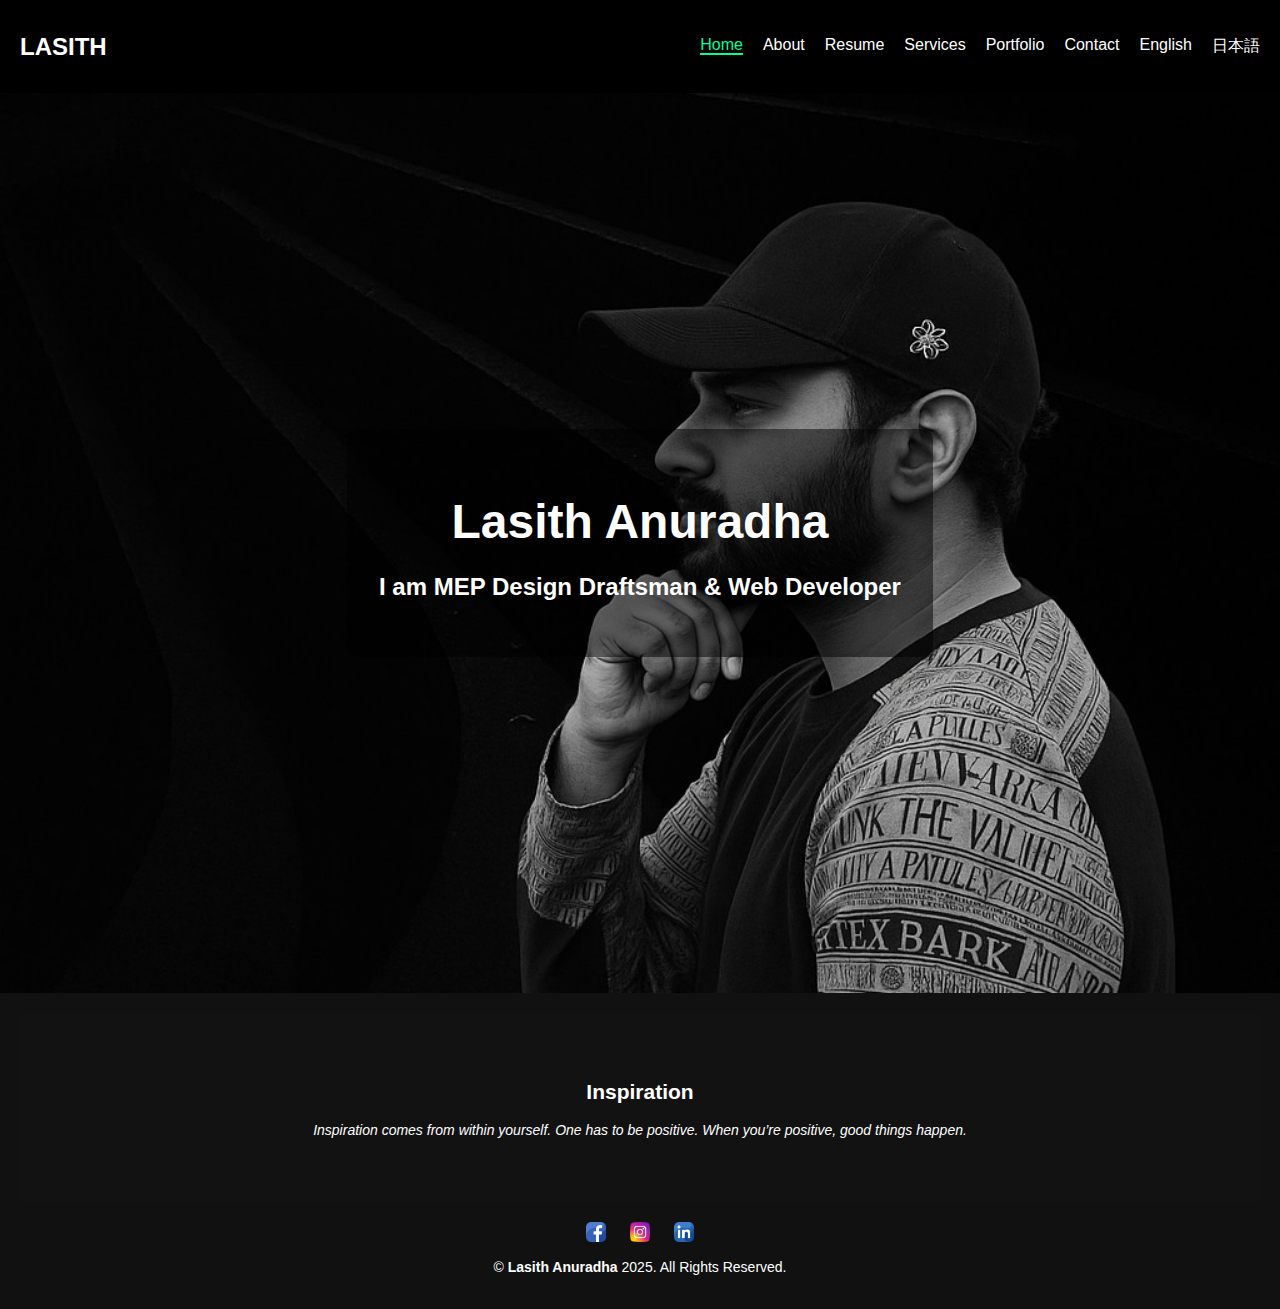
<file: index.html>
<!DOCTYPE html>
<html lang="en">
<head>
  <meta charset="UTF-8" />
  <meta name="viewport" content="width=device-width, initial-scale=1.0"/>
  <title>Lasith Anuradha | Personal Portfolio</title>
  <link rel="stylesheet" href="css/style.css" />
</head>
<body>
  <header>
    <nav class="navbar">
      <div class="logo">LASITH</div>
      <ul class="nav-links">
        <li><a href="index.html" class="active">Home</a></li>
        <li><a href="about.html">About</a></li>
        <li><a href="resume.html">Resume</a></li>
        <li><a href="services.html">Services</a></li>
        <li><a href="portfolio.html">Portfolio</a></li>
        <li><a href="contact.html">Contact</a></li>
        <li><a href="index.html">English</a></li>
        <li><a href="index-ja.html">日本語</a></li>
      </ul>
    </nav>
  </header>

  <main>
    <section class="hero">
      <div class="overlay">
        <h1>Lasith Anuradha</h1>
        <h3>I am <span class="highlight">MEP Design Draftsman & Web Developer</span></h3>
      </div>
    </section>
  </main>

  <footer>
    <section class="inspiration">
      <h2>Inspiration</h2>
      <p><em>Inspiration comes from within yourself. One has to be positive. When you’re positive, good things happen.</em></p>
    </section>

    <div class="social-icons">
      <a href="https://www.facebook.com/anuradha.mannaperuma"><img src="images/facebook.png" alt="fb" /></a>
      <a href="https://www.instagram.com/"><img src="images/instagram.png" alt="ig" /></a>
      <a href="https://www.linkedin.com/"><img src="images/linkedin.png" alt="li" /></a>
    </div>

    <p>© <strong>Lasith Anuradha</strong> 2025. All Rights Reserved.</p>
  </footer>

  <script src="js/script.js"></script>
</body>
</html>
</file>
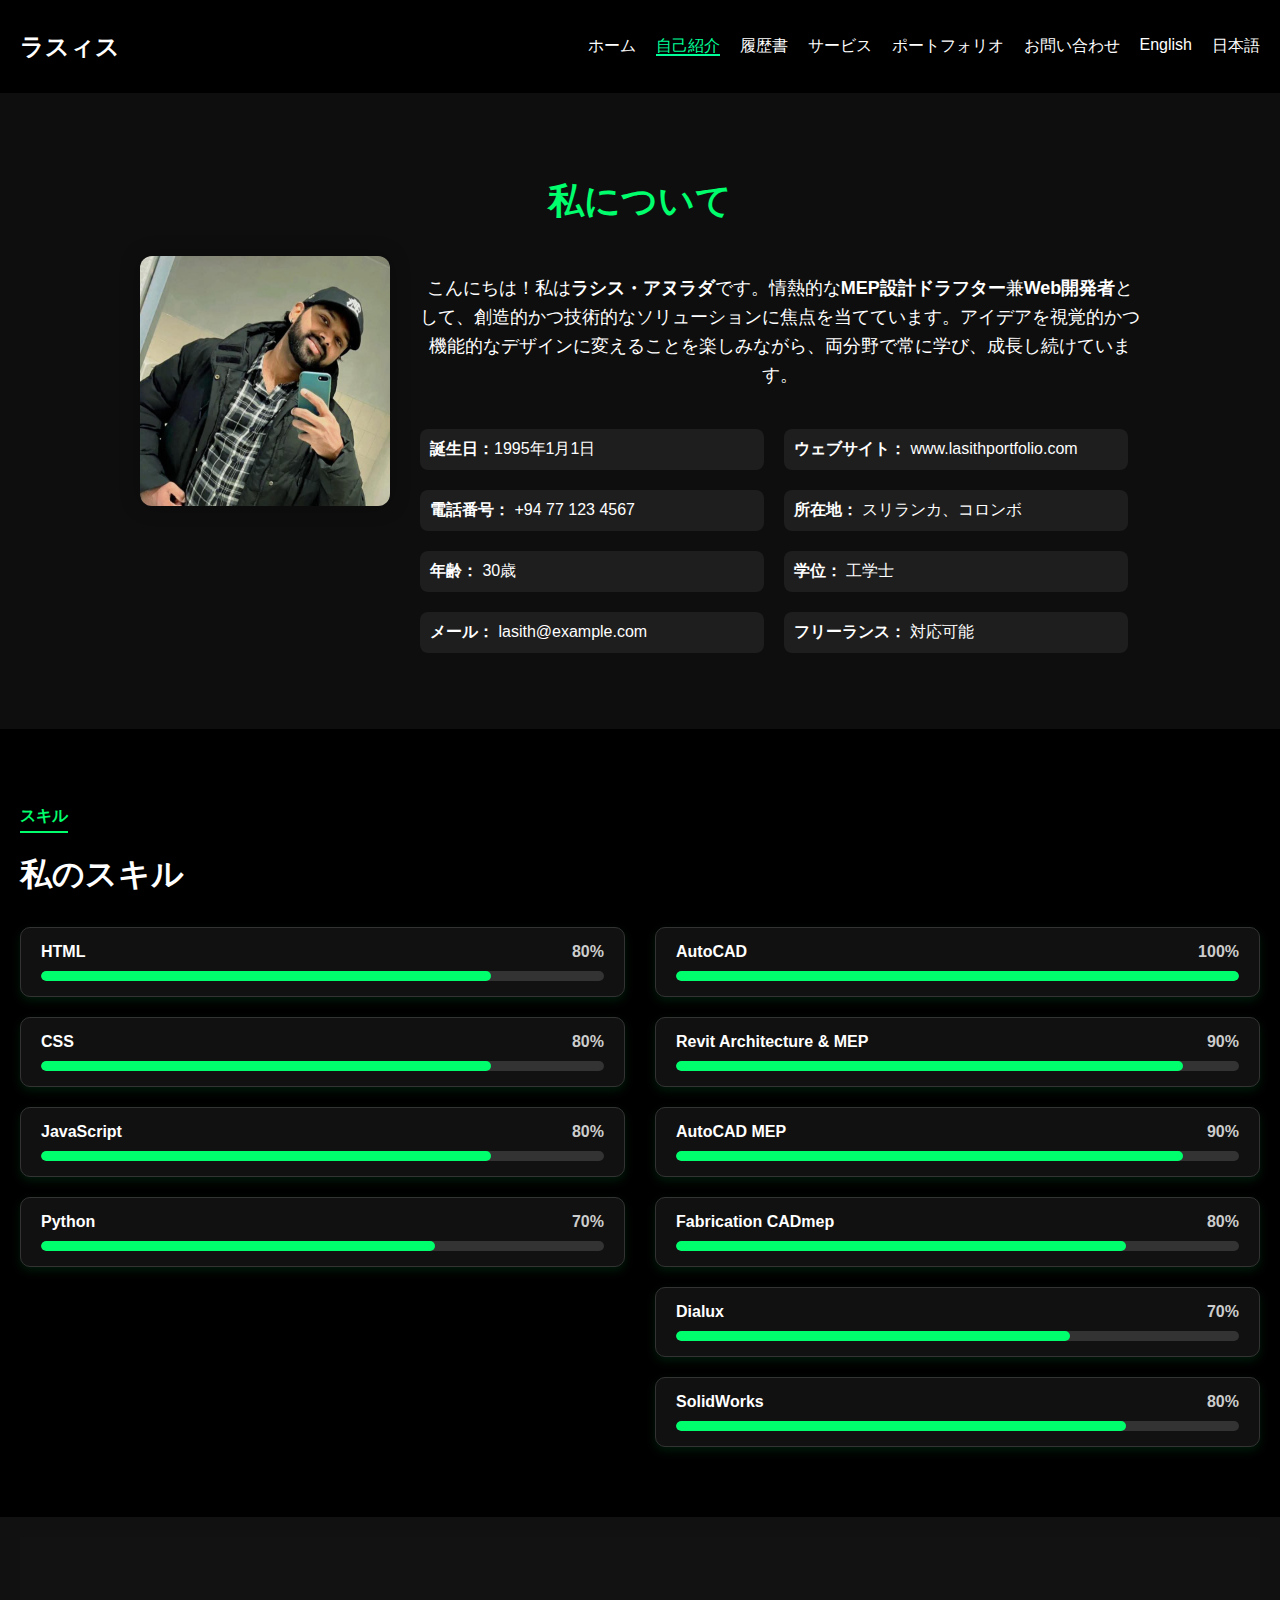
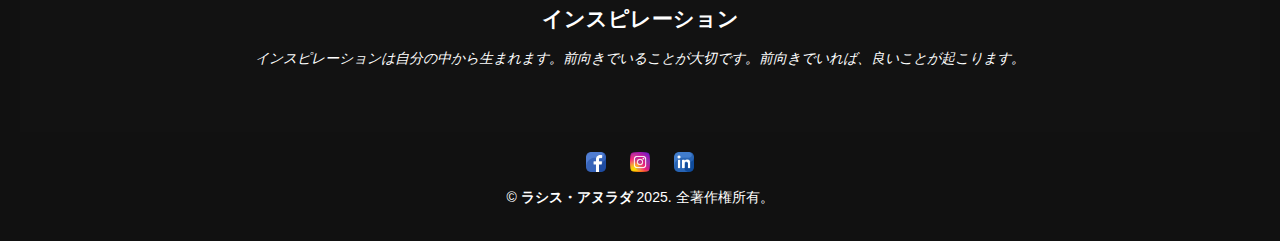
<file: about-ja.html>
<!DOCTYPE html>
<html lang="ja">
<head>
  <meta charset="UTF-8" />
  <meta name="viewport" content="width=device-width, initial-scale=1.0"/>
  <title>自己紹介 | ラシス・アヌラダ</title>
  <link rel="stylesheet" href="css/style.css" />
</head>
<body>
  <header>
    <nav class="navbar">
      <div class="logo">ラスィス</div>
      <ul class="nav-links">
        <li><a href="index-ja.html">ホーム</a></li>
        <li><a href="about-ja.html" class="active">自己紹介</a></li>
        <li><a href="resume-ja.html">履歴書</a></li>
        <li><a href="services-ja.html">サービス</a></li>
        <li><a href="portfolio-ja.html">ポートフォリオ</a></li>
        <li><a href="contact-ja.html">お問い合わせ</a></li>
        <li><a href="about.html">English</a></li>
        <li><a href="about-ja.html">日本語</a></li>
      </ul>
    </nav>
  </header>

  <main>
    <section class="about-section">
      <h1>私について</h1>
      <div class="about-content">
        <div class="about-image">
          <img src="images/profile-img.jpg" alt="ラシス・アヌラダ" />
        </div>
        <div class="about-text">
          <p>こんにちは！私は<strong>ラシス・アヌラダ</strong>です。情熱的な<strong>MEP設計ドラフター</strong>兼<strong>Web開発者</strong>として、創造的かつ技術的なソリューションに焦点を当てています。アイデアを視覚的かつ機能的なデザインに変えることを楽しみながら、両分野で常に学び、成長し続けています。</p>

          <div class="about-info">
            <ul>
              <li><strong>誕生日：</strong>1995年1月1日</li>
              <li><strong>ウェブサイト：</strong> www.lasithportfolio.com</li>
              <li><strong>電話番号：</strong> +94 77 123 4567</li>
              <li><strong>所在地：</strong> スリランカ、コロンボ</li>
              <li><strong>年齢：</strong> 30歳</li>
              <li><strong>学位：</strong> 工学士</li>
              <li><strong>メール：</strong> lasith@example.com</li>
              <li><strong>フリーランス：</strong> 対応可能</li>
            </ul>
          </div>
        </div>
      </div>
    </section>

    <section class="skills-section">
      <h2><span class="section-title">スキル</span></h2>
      <h3>私のスキル</h3>
      <div class="skills-container">
        
        <div class="skills-column">
          <div class="skill" data-aos="fade-right" data-aos-duration="800">
            <span>HTML</span><span class="percent">80%</span>
            <div class="progress-bar"><div class="progress" style="width: 80%;"></div></div>
          </div>
          <div class="skill" data-aos="fade-right" data-aos-duration="800">
            <span>CSS</span><span class="percent">80%</span>
            <div class="progress-bar"><div class="progress" style="width: 80%;"></div></div>
          </div>
          <div class="skill" data-aos="fade-right" data-aos-duration="800">
            <span>JavaScript</span><span class="percent">80%</span>
            <div class="progress-bar"><div class="progress" style="width: 80%;"></div></div>
          </div>
          <div class="skill" data-aos="fade-right" data-aos-duration="800">
            <span>Python</span><span class="percent">70%</span>
            <div class="progress-bar"><div class="progress" style="width: 70%;"></div></div>
          </div>
        </div>

        <div class="skills-column">
          <div class="skill">
            <span>AutoCAD</span><span class="percent">100%</span>
            <div class="progress-bar"><div class="progress" style="width: 100%;"></div></div>
          </div>
          <div class="skill">
            <span>Revit Architecture & MEP</span><span class="percent">90%</span>
            <div class="progress-bar"><div class="progress" style="width: 90%;"></div></div>
          </div>
          <div class="skill">
            <span>AutoCAD MEP</span><span class="percent">90%</span>
            <div class="progress-bar"><div class="progress" style="width: 90%;"></div></div>
          </div>
          <div class="skill">
            <span>Fabrication CADmep</span><span class="percent">80%</span>
            <div class="progress-bar"><div class="progress" style="width: 80%;"></div></div>
          </div>
          <div class="skill">
            <span>Dialux</span><span class="percent">70%</span>
            <div class="progress-bar"><div class="progress" style="width: 70%;"></div></div>
          </div>
          <div class="skill">
            <span>SolidWorks</span><span class="percent">80%</span>
            <div class="progress-bar"><div class="progress" style="width: 80%;"></div></div>
          </div>
        </div>
      </div>
    </section>
  </main>

  <footer>
    <section class="inspiration">
      <h2>インスピレーション</h2>
      <p><em>インスピレーションは自分の中から生まれます。前向きでいることが大切です。前向きでいれば、良いことが起こります。</em></p>
    </section>

    <div class="social-icons">
      <a href="https://www.facebook.com/anuradha.mannaperuma"><img src="images/facebook.png" alt="フェイスブック" /></a>
      <a href="https://www.instagram.com/"><img src="images/instagram.png" alt="インスタグラム" /></a>
      <a href="https://www.linkedin.com/"><img src="images/linkedin.png" alt="リンクトイン" /></a>
    </div>

    <p>© <strong>ラシス・アヌラダ</strong> 2025. 全著作権所有。</p>
  </footer>

  <script src="js/script.js"></script>
</body>
</html>
</file>
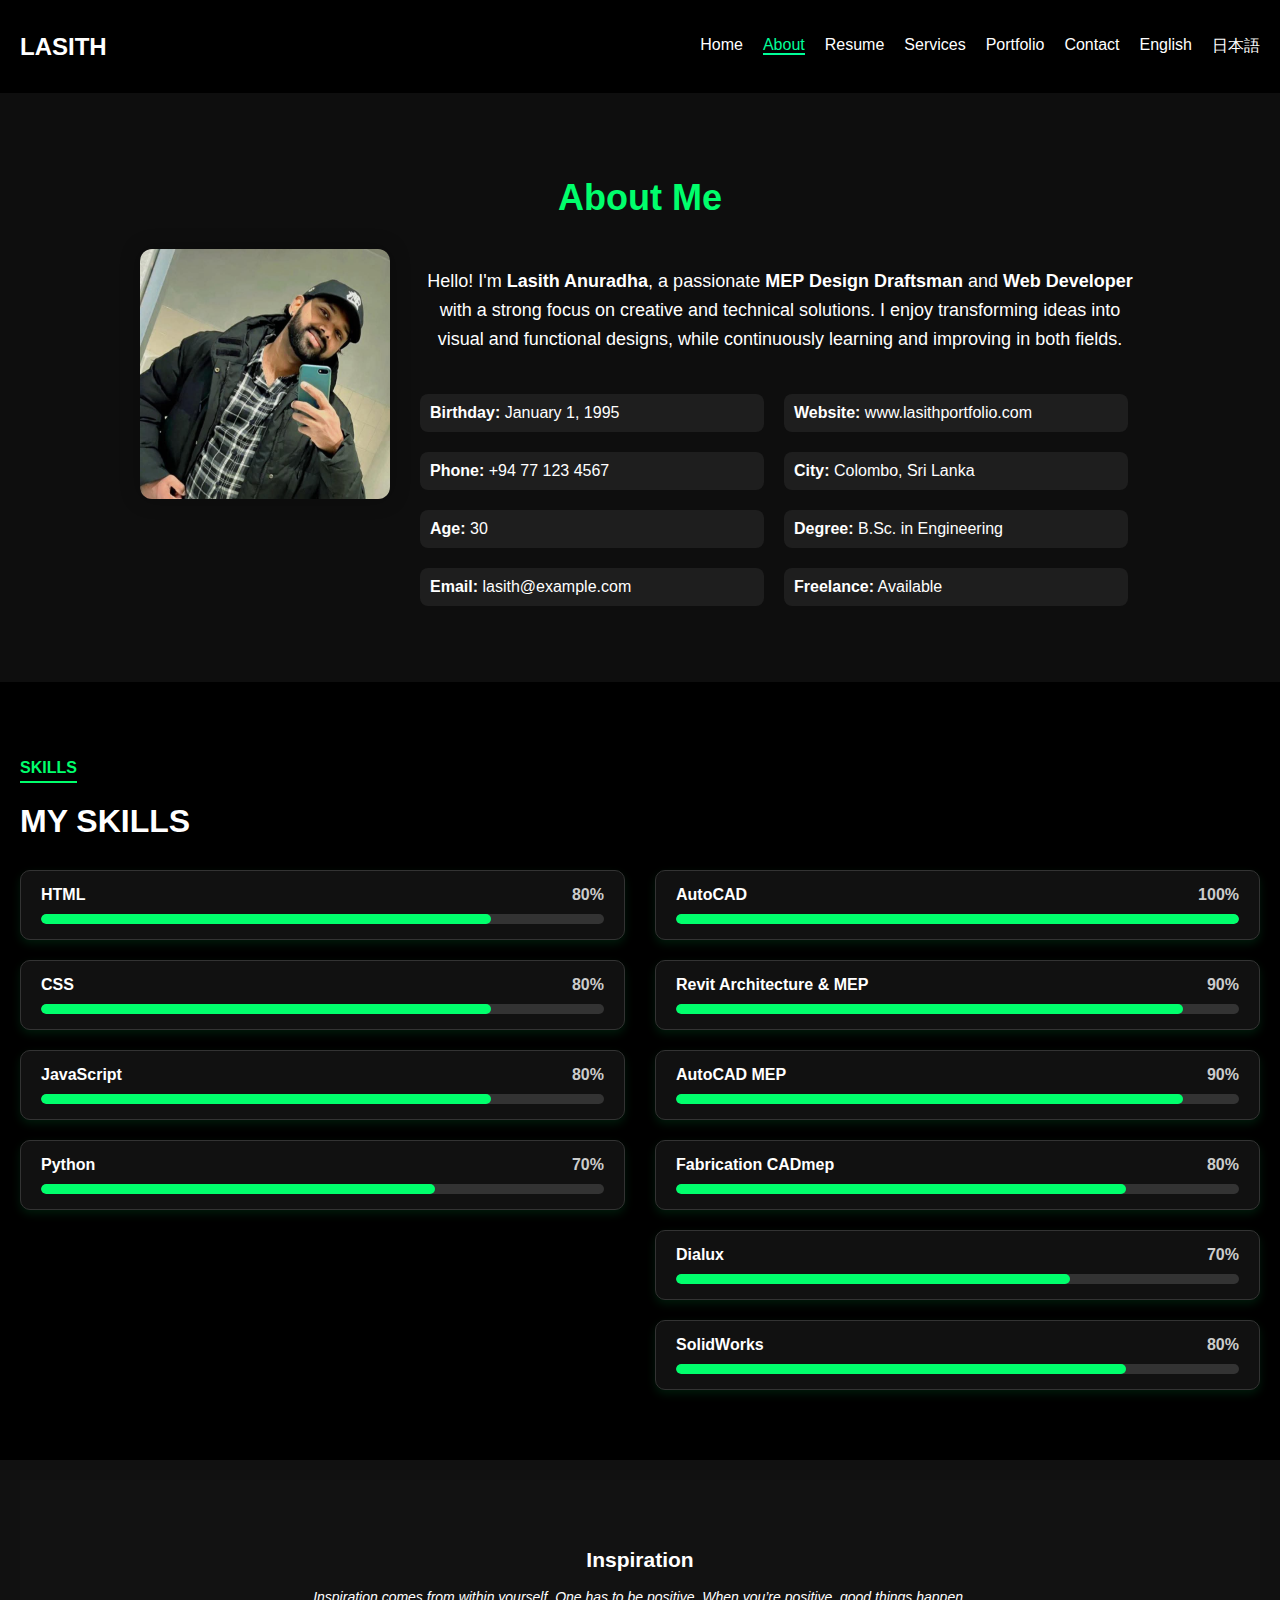
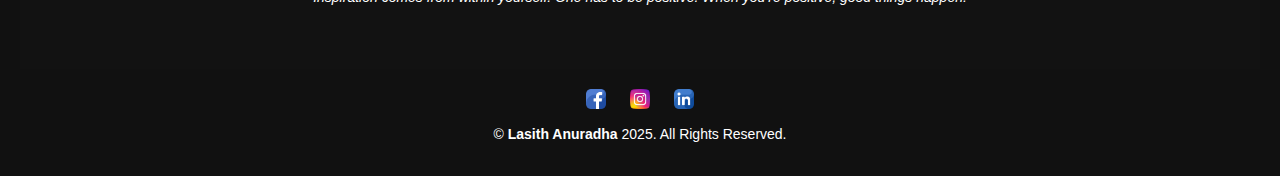
<file: about.html>
<!DOCTYPE html>
<html lang="en">
<head>
  <meta charset="UTF-8" />
  <meta name="viewport" content="width=device-width, initial-scale=1.0"/>
  <title>About | Lasith Anuradha</title>
  <link rel="stylesheet" href="css/style.css" />
</head>
<body>
  <header>
    <nav class="navbar">
      <div class="logo">LASITH</div>
      <ul class="nav-links">
        <li><a href="index.html">Home</a></li>
        <li><a href="about.html" class="active">About</a></li>
        <li><a href="resume.html">Resume</a></li>
        <li><a href="services.html">Services</a></li>
        <li><a href="portfolio.html">Portfolio</a></li>
        <li><a href="contact.html">Contact</a></li>
        <li><a href="about.html">English</a></li>
        <li><a href="about-ja.html">日本語</a></li>
      </ul>
    </nav>
  </header>

  <main>
    <section class="about-section">
        <h1>About Me</h1>
        <div class="about-content">
        <div class="about-image">
            <img src="images/profile-img.jpg" alt="Lasith Anuradha" />
        </div>
        <div class="about-text">
            <p>Hello! I'm <strong>Lasith Anuradha</strong>, a passionate <strong>MEP Design Draftsman</strong> and <strong>Web Developer</strong> with a strong focus on creative and technical solutions. I enjoy transforming ideas into visual and functional designs, while continuously learning and improving in both fields.</p>

            <div class="about-info">
            <ul>
                <li><strong>Birthday:</strong> January 1, 1995</li>
                <li><strong>Website:</strong> www.lasithportfolio.com</li>
                <li><strong>Phone:</strong> +94 77 123 4567</li>
                <li><strong>City:</strong> Colombo, Sri Lanka</li>
                <li><strong>Age:</strong> 30</li>
                <li><strong>Degree:</strong> B.Sc. in Engineering</li>
                <li><strong>Email:</strong> lasith@example.com</li>
                <li><strong>Freelance:</strong> Available</li>
            </ul>
            </div>
        </div>
        </div>
    </section>

    <section class="skills-section">
        <h2><span class="section-title">SKILLS</span></h2>
        <h3>MY SKILLS</h3>
        <div class="skills-container">
            
            <div class="skills-column">
            <div class="skill" data-aos="fade-right" data-aos-duration="800">
                <span>HTML</span><span class="percent">80%</span>
                <div class="progress-bar"><div class="progress" style="width: 80%;"></div></div>
            </div>
            <div class="skill" data-aos="fade-right" data-aos-duration="800">
                <span>CSS</span><span class="percent">80%</span>
                <div class="progress-bar"><div class="progress" style="width: 80%;"></div></div>
            </div>
            <div class="skill" data-aos="fade-right" data-aos-duration="800">
                <span>JavaScript</span><span class="percent">80%</span>
                <div class="progress-bar"><div class="progress" style="width: 80%;"></div></div>
            </div>
            <div class="skill" data-aos="fade-right" data-aos-duration="800">
                <span>Python</span><span class="percent">70%</span>
                <div class="progress-bar"><div class="progress" style="width: 70%;"></div></div>
            </div>
            </div>


            <div class="skills-column">
            <div class="skill">
                <span>AutoCAD</span><span class="percent">100%</span>
                <div class="progress-bar"><div class="progress" style="width: 100%;"></div></div>
            </div>
            <div class="skill">
                <span>Revit Architecture & MEP</span><span class="percent">90%</span>
                <div class="progress-bar"><div class="progress" style="width: 90%;"></div></div>
            </div>
            <div class="skill">
                <span>AutoCAD MEP</span><span class="percent">90%</span>
                <div class="progress-bar"><div class="progress" style="width: 90%;"></div></div>
            </div>
            <div class="skill">
                <span>Fabrication CADmep</span><span class="percent">80%</span>
                <div class="progress-bar"><div class="progress" style="width: 80%;"></div></div>
            </div>
            <div class="skill">
                <span>Dialux</span><span class="percent">70%</span>
                <div class="progress-bar"><div class="progress" style="width: 70%;"></div></div>
            </div>
            <div class="skill">
                <span>SolidWorks</span><span class="percent">80%</span>
                <div class="progress-bar"><div class="progress" style="width: 80%;"></div></div>
            </div>
            </div>
        </div>
    </section>
  </main>

  <footer>
    <section class="inspiration">
      <h2>Inspiration</h2>
      <p><em>Inspiration comes from within yourself. One has to be positive. When you’re positive, good things happen.</em></p>
    </section>

    <div class="social-icons">
      <a href="https://www.facebook.com/anuradha.mannaperuma"><img src="images/facebook.png" alt="fb" /></a>
      <a href="https://www.instagram.com/"><img src="images/instagram.png" alt="ig" /></a>
      <a href="https://www.linkedin.com/"><img src="images/linkedin.png" alt="li" /></a>
    </div>

    <p>© <strong>Lasith Anuradha</strong> 2025. All Rights Reserved.</p>
  </footer>

  <script src="js/script.js"></script>
</body>
</html>
</file>
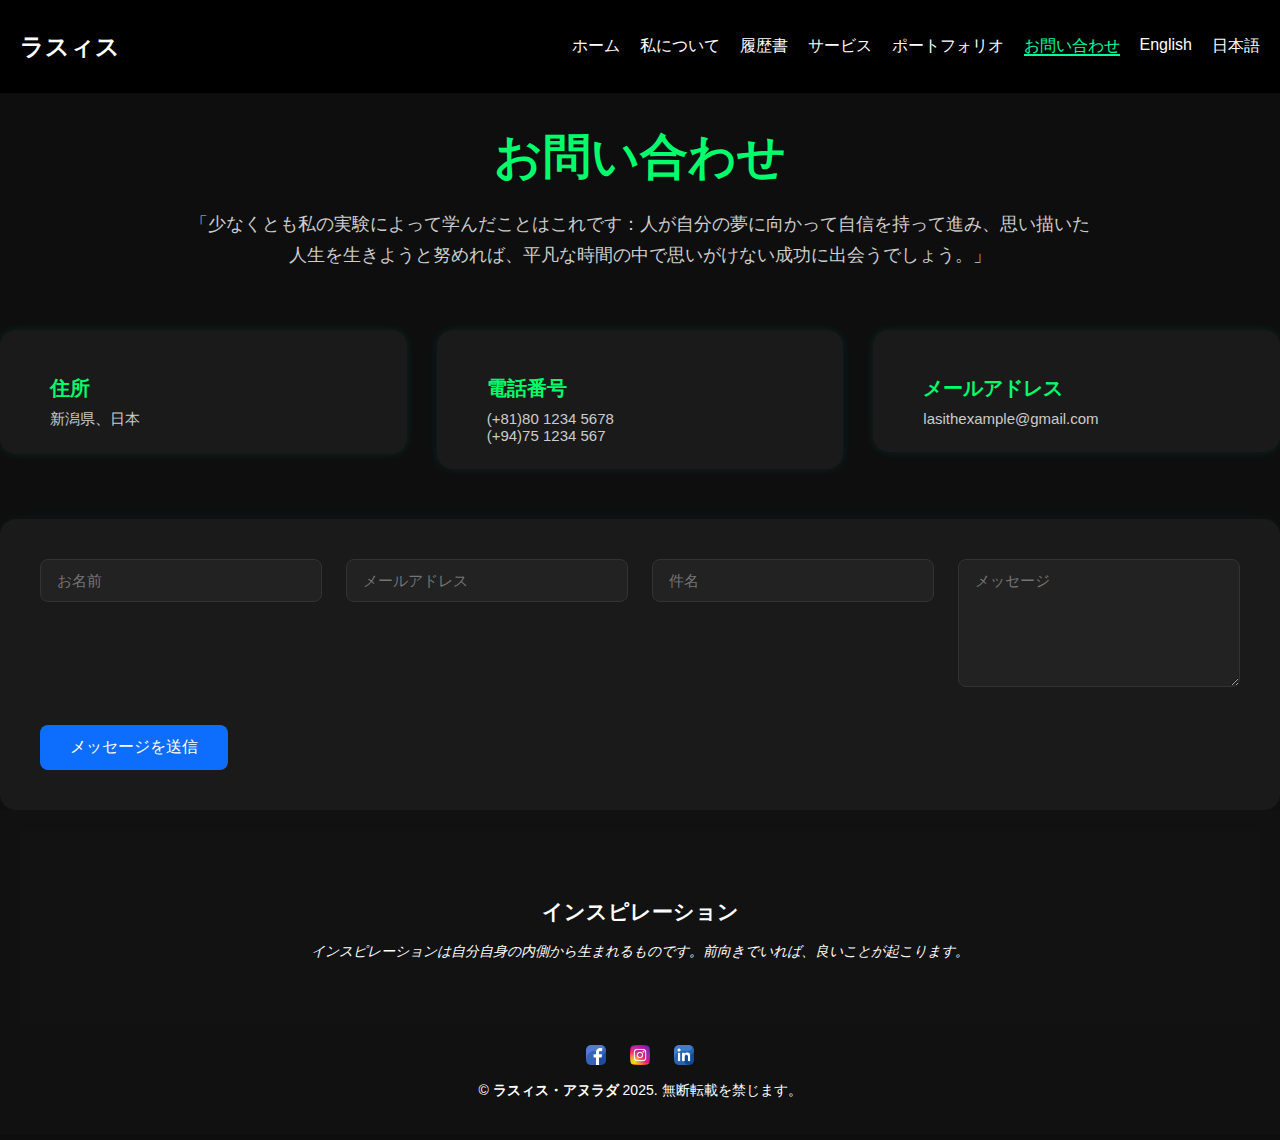
<file: contact-ja.html>
<!DOCTYPE html>
<html lang="ja">
<head>
  <meta charset="UTF-8" />
  <meta name="viewport" content="width=device-width, initial-scale=1.0"/>
  <title>お問い合わせ | パーソナルポートフォリオ</title>
  <link rel="stylesheet" href="css/style.css" />
</head>
<body>
  <header>
    <nav class="navbar">
      <div class="logo">ラスィス</div>
      <ul class="nav-links">
        <li><a href="index-ja.html">ホーム</a></li>
        <li><a href="about-ja.html">私について</a></li>
        <li><a href="resume-ja.html">履歴書</a></li>
        <li><a href="services-ja.html">サービス</a></li>
        <li><a href="portfolio-ja.html">ポートフォリオ</a></li>
        <li><a href="contact-ja.html" class="active">お問い合わせ</a></li>
        <li><a href="contact.html">English</a></li>
        <li><a href="contact-ja.html">日本語</a></li>
      </ul>
    </nav>
  </header>

  <main>
    <div class="contact-title">  
        <h1>お問い合わせ</h1>
        <p class="mb-0">「少なくとも私の実験によって学んだことはこれです：人が自分の夢に向かって自信を持って進み、思い描いた人生を生きようと努めれば、平凡な時間の中で思いがけない成功に出会うでしょう。」</p>
    </div>

    <section id="contact" class="contact section">
      <div class="container">
        <div class="row gy-4">
          <div class="col-md-6">
            <div class="info-item d-flex align-items-center">
              <i class="icon bi bi-geo-alt flex-shrink-0"></i>
              <div>
                <h3>住所</h3>
                <p>新潟県、日本</p>
              </div>
            </div>
          </div>

          <div class="col-md-6">
            <div class="info-item d-flex align-items-center">
              <i class="icon bi bi-telephone flex-shrink-0"></i>
              <div>
                <h3>電話番号</h3>
                <p>(+81)80 1234 5678</p>
                <p>(+94)75 1234 567</p>
              </div>
            </div>
          </div>

          <div class="col-md-6">
            <div class="info-item d-flex align-items-center">
              <i class="icon bi bi-envelope flex-shrink-0"></i>
              <div>
                <h3>メールアドレス</h3>
                <p>lasithexample@gmail.com</p>
              </div>
            </div>
          </div>
        </div>

        <form id="contact-form" class="email-form">
            <div class="col-md-6">
              <input type="text" name="name" class="form-control" placeholder="お名前" required="">
            </div>

            <div class="col-md-6">
              <input type="email" class="form-control" name="email" placeholder="メールアドレス" required="">
            </div>

            <div class="col-md-12">
              <input type="text" class="form-control" name="subject" placeholder="件名" required="">
            </div>

            <div class="col-md-12">
              <textarea class="form-control" name="message" rows="6" placeholder="メッセージ" required=""></textarea>
            </div>

            <div class="col-md-12 text-center">
              <div class="loading" style="display: none;">読み込み中</div>
              <div class="sent-message" style="display: none; color: black;">メッセージが送信されました。ありがとうございます！</div>

              <button type="submit">メッセージを送信</button>
            </div>
        </form>
      </div>
    </section>
  </main>  

  <footer>
    <section class="inspiration">
      <h2>インスピレーション</h2>
      <p><em>インスピレーションは自分自身の内側から生まれるものです。前向きでいれば、良いことが起こります。</em></p>
    </section>

    <div class="social-icons">
      <a href="https://www.facebook.com/anuradha.mannaperuma"><img src="images/facebook.png" alt="フェイスブック" /></a>
      <a href="https://www.instagram.com/"><img src="images/instagram.png" alt="インスタグラム" /></a>
      <a href="https://www.linkedin.com/"><img src="images/linkedin.png" alt="リンクトイン" /></a>
    </div>

    <p>© <strong>ラスィス・アヌラダ</strong> 2025. 無断転載を禁じます。</p>
  </footer>

  <script src="js/script.js"></script>
  <script src="https://cdn.emailjs.com/dist/email.min.js"></script>
  <script>
    (function(){
      emailjs.init("EuB9nYH840MO11G6d");
    })();
  </script>
</body>
</html>
</file>
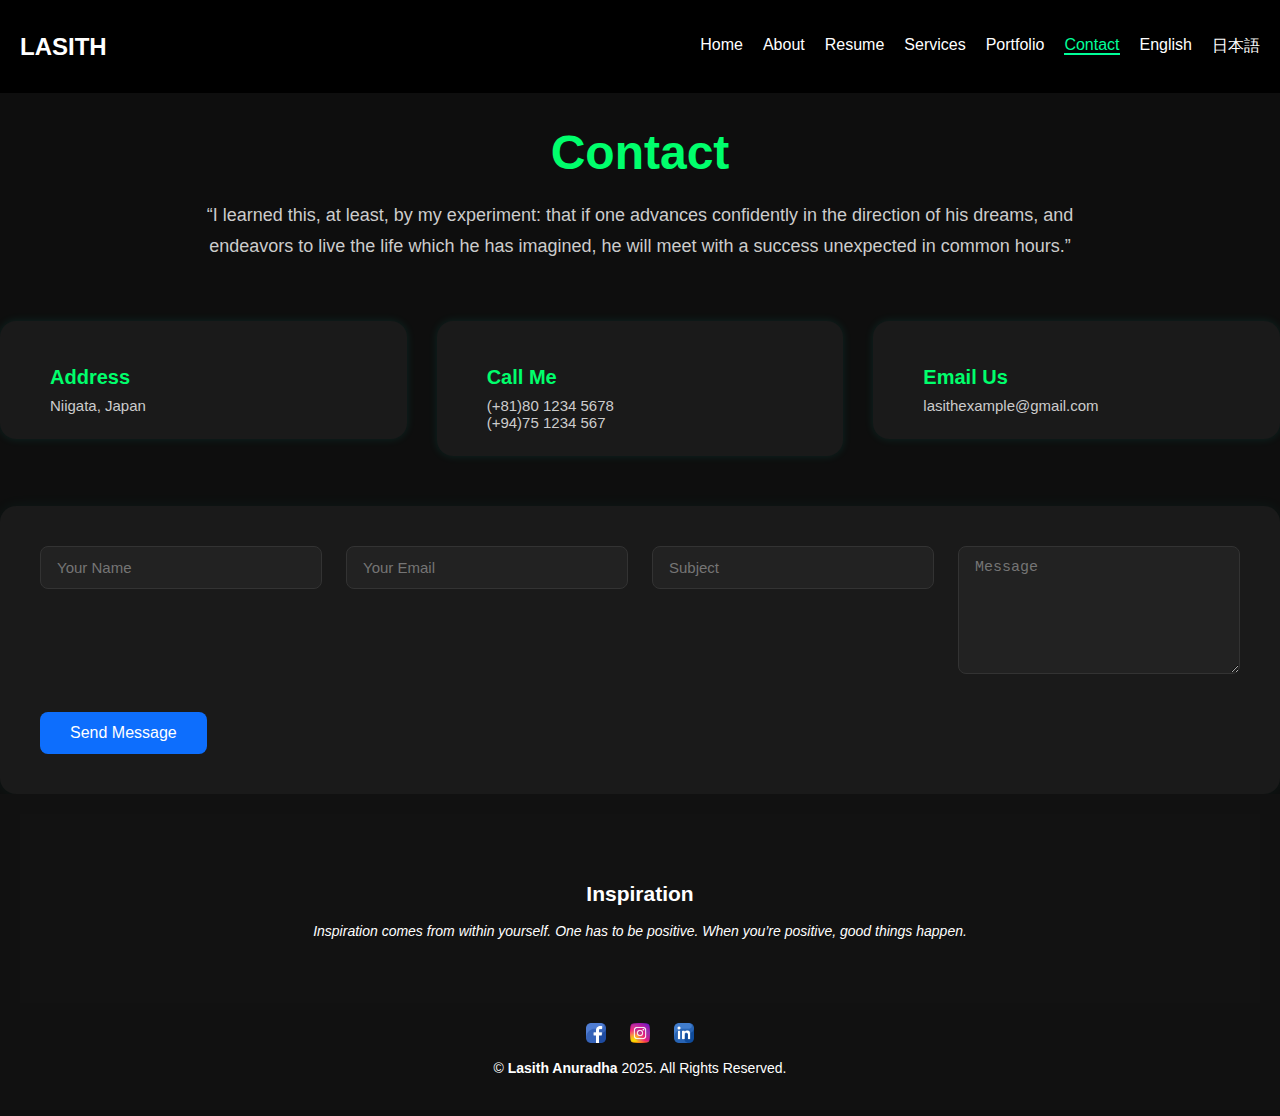
<file: contact.html>
<!DOCTYPE html>
<html lang="en">
<head>
  <meta charset="UTF-8" />
  <meta name="viewport" content="width=device-width, initial-scale=1.0"/>
  <title>Contact | Personal Portfolio</title>
  <link rel="stylesheet" href="css/style.css" />
</head>
<body>
  <header>
    <nav class="navbar">
      <div class="logo">LASITH</div>
      <ul class="nav-links">
        <li><a href="index.html">Home</a></li>
        <li><a href="about.html">About</a></li>
        <li><a href="resume.html">Resume</a></li>
        <li><a href="services.html">Services</a></li>
        <li><a href="portfolio.html">Portfolio</a></li>
        <li><a href="contact.html" class="active">Contact</a></li>
        <li><a href="contact.html">English</a></li>
        <li><a href="contact-ja.html">日本語</a></li>
      </ul>
    </nav>
  </header>

  <main>
    <div class="contact-title">  
        <h1>Contact</h1>
        <p class="mb-0">“I learned this, at least, by my experiment: that if one advances confidently 
        in the direction of his dreams, and endeavors to live the life which he has imagined, 
        he will meet with a success unexpected in common hours.”</p>
    </div>

    <section id="contact" class="contact section">
      <div class="container">
        <div class="row gy-4">
          <div class="col-md-6">
            <div class="info-item d-flex align-items-center">
              <i class="icon bi bi-geo-alt flex-shrink-0"></i>
              <div>
                <h3>Address</h3>
                <p>Niigata, Japan</p>
              </div>
            </div>
          </div>

          <div class="col-md-6">
            <div class="info-item d-flex align-items-center">
              <i class="icon bi bi-telephone flex-shrink-0"></i>
              <div>
                <h3>Call Me</h3>
                <p>(+81)80 1234 5678 </p>
                <p>(+94)75 1234 567 </p>
              </div>
            </div>
          </div>

          <div class="col-md-6">
            <div class="info-item d-flex align-items-center">
              <i class="icon bi bi-envelope flex-shrink-0"></i>
              <div>
                <h3>Email Us</h3>
                <p>lasithexample@gmail.com</p>
              </div>
            </div>
          </div>
        </div>

        <form id="contact-form" class="email-form">
            <div class="col-md-6">
              <input type="text" name="name" class="form-control" placeholder="Your Name" required="">
            </div>

            <div class="col-md-6 ">
              <input type="email" class="form-control" name="email" placeholder="Your Email" required="">
            </div>

            <div class="col-md-12">
              <input type="text" class="form-control" name="subject" placeholder="Subject" required="">
            </div>

            <div class="col-md-12">
              <textarea class="form-control" name="message" rows="6" placeholder="Message" required=""></textarea>
            </div>

            <div class="col-md-12 text-center">
              <div class="loading" style="display: none;">Loading</div>
              <div class="sent-message" style="display: none; color: black;">Your message has been sent. Thank you!</div>

              <button type="submit">Send Message</button>
            </div>
        </form>
      </div>
    </section>
  </main>  

  <footer>
    <section class="inspiration">
      <h2>Inspiration</h2>
      <p><em>Inspiration comes from within yourself. One has to be positive. When you’re positive, good things happen.</em></p>
    </section>

    <div class="social-icons">
      <a href="https://www.facebook.com/anuradha.mannaperuma"><img src="images/facebook.png" alt="fb" /></a>
      <a href="https://www.instagram.com/"><img src="images/instagram.png" alt="ig" /></a>
      <a href="https://www.linkedin.com/"><img src="images/linkedin.png" alt="li" /></a>
    </div>

    <p>© <strong>Lasith Anuradha</strong> 2025. All Rights Reserved.</p>
  </footer>

  <script src="js/script.js"></script>
  <script src="https://cdn.emailjs.com/dist/email.min.js"></script>
    <script>
        (function(){
            emailjs.init("EuB9nYH840MO11G6d");
        })();
    </script>

</body>
</html>
</file>
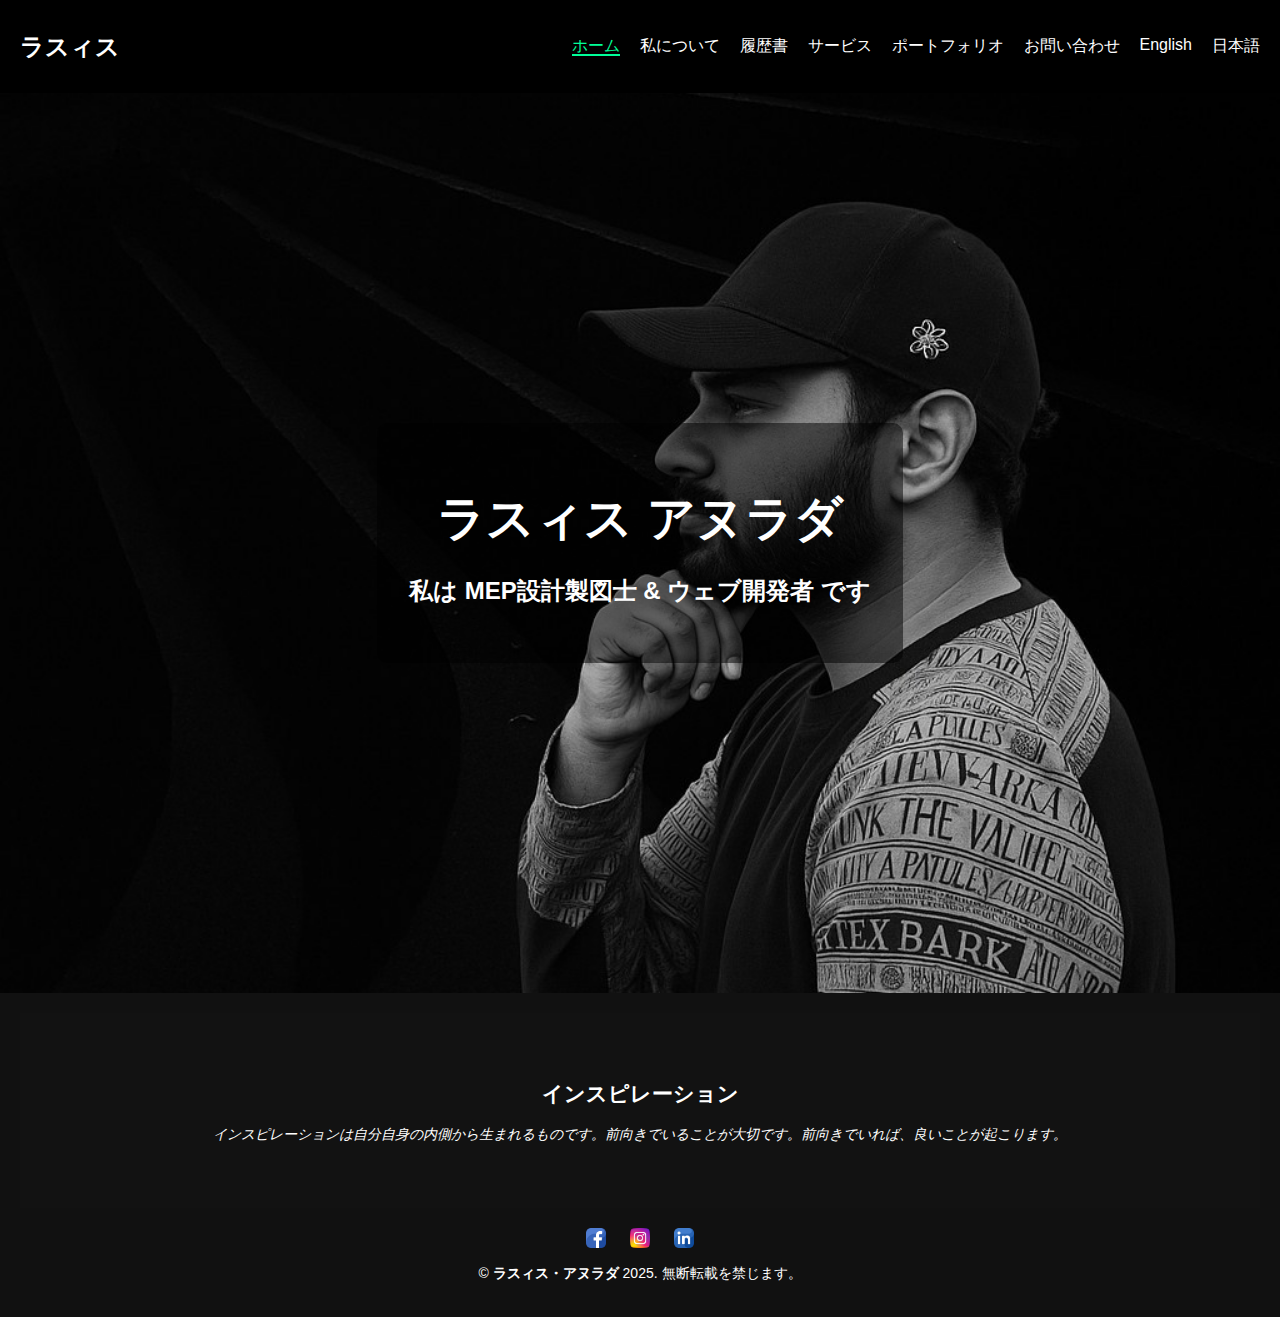
<file: index-ja.html>
<!DOCTYPE html>
<html lang="ja">
<head>
  <meta charset="UTF-8" />
  <meta name="viewport" content="width=device-width, initial-scale=1.0"/>
  <title>ラスィス アヌラダ | パーソナルポートフォリオ</title>
  <link rel="stylesheet" href="css/style.css" />
</head>
<body>
  <header>
    <nav class="navbar">
      <div class="logo">ラスィス</div>
      <ul class="nav-links">
        <li><a href="index-ja.html" class="active">ホーム</a></li>
        <li><a href="about-ja.html">私について</a></li>
        <li><a href="resume-ja.html">履歴書</a></li>
        <li><a href="services-ja.html">サービス</a></li>
        <li><a href="portfolio-ja.html">ポートフォリオ</a></li>
        <li><a href="contact-ja.html">お問い合わせ</a></li>
        <li><a href="index.html">English</a></li>
        <li><a href="index-ja.html">日本語</a></li>
      </ul>
    </nav>
  </header>

  <main>
    <section class="hero">
      <div class="overlay">
        <h1>ラスィス アヌラダ</h1>
        <h3>私は <span class="highlight">MEP設計製図士 & ウェブ開発者</span> です</h3>
      </div>
    </section>
  </main>

  <footer>
    <section class="inspiration">
      <h2>インスピレーション</h2>
      <p><em>インスピレーションは自分自身の内側から生まれるものです。前向きでいることが大切です。前向きでいれば、良いことが起こります。</em></p>
    </section>

    <div class="social-icons">
      <a href="https://www.facebook.com/anuradha.mannaperuma"><img src="images/facebook.png" alt="フェイスブック" /></a>
      <a href="https://www.instagram.com/"><img src="images/instagram.png" alt="インスタグラム" /></a>
      <a href="https://www.linkedin.com/"><img src="images/linkedin.png" alt="リンクトイン" /></a>
    </div>

    <p>© <strong>ラスィス・アヌラダ</strong> 2025. 無断転載を禁じます。</p>
  </footer>

  <script src="js/script.js"></script>
</body>
</html>
</file>
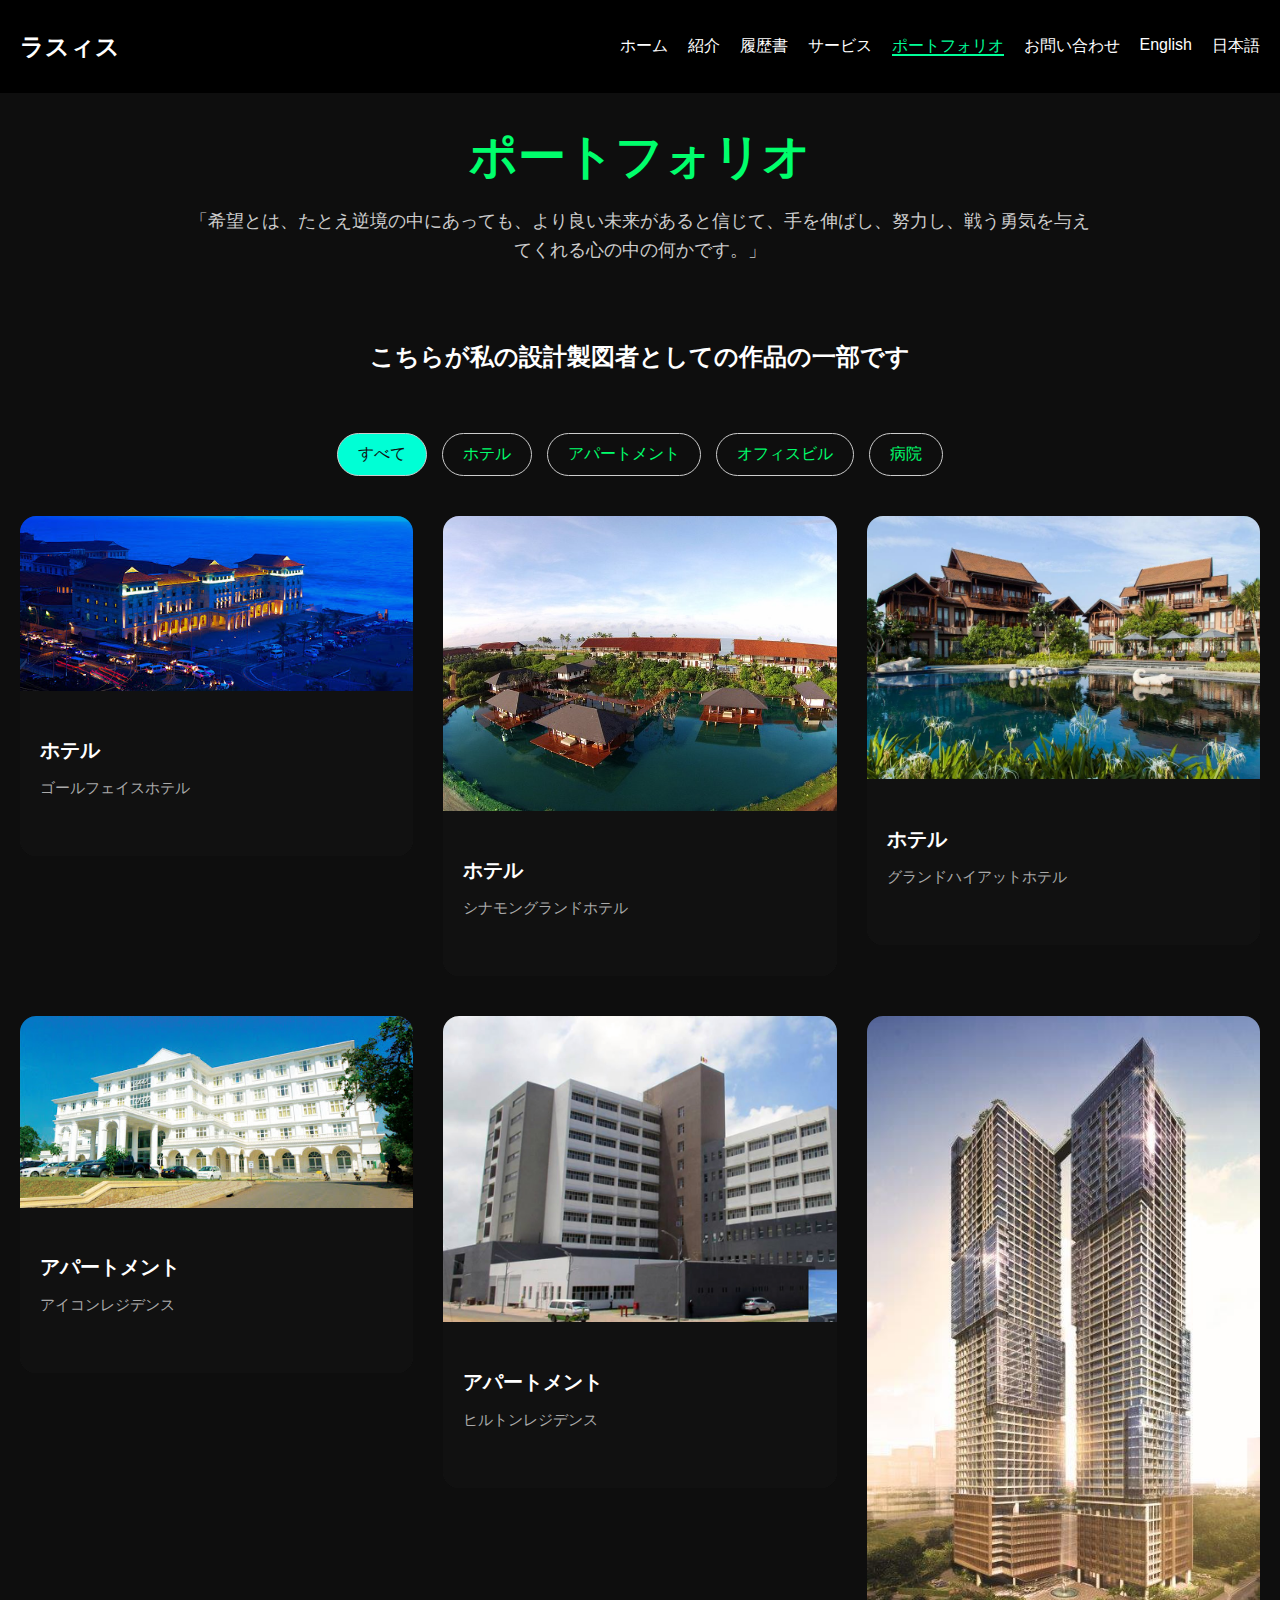
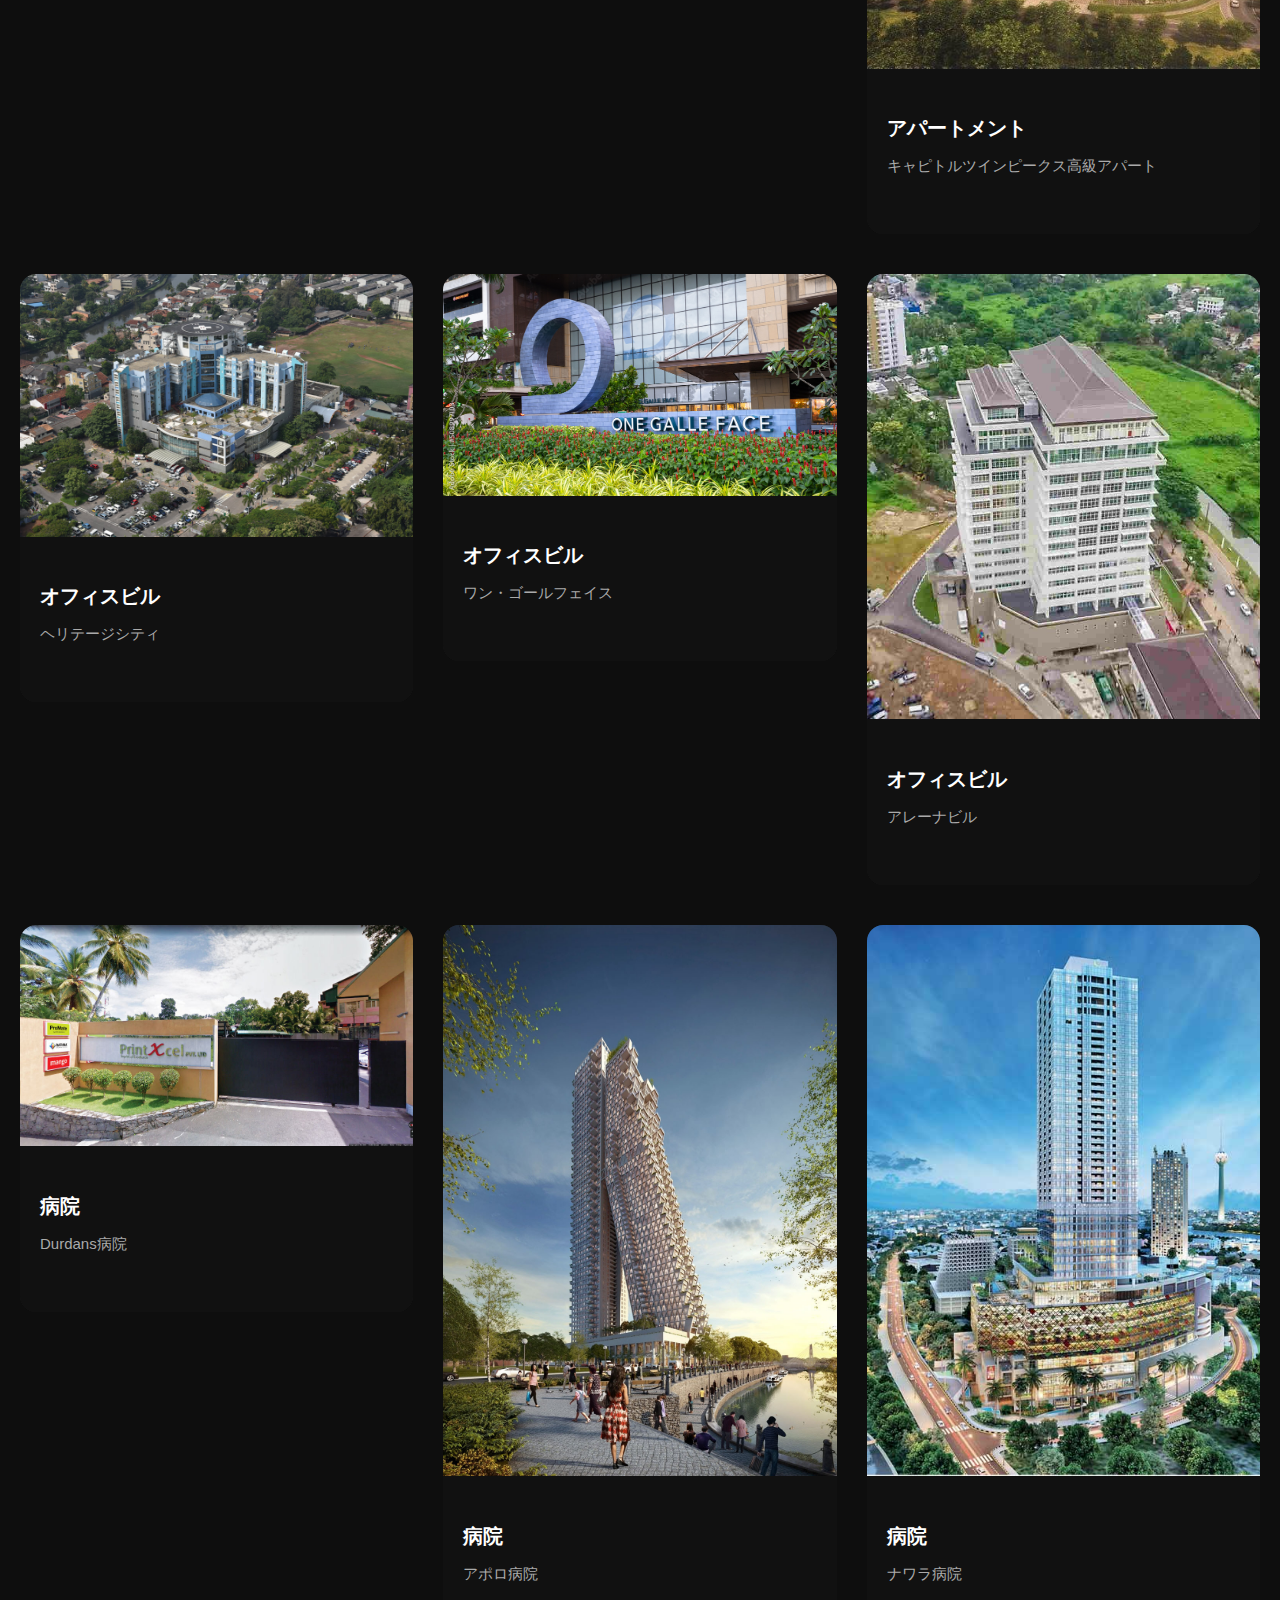
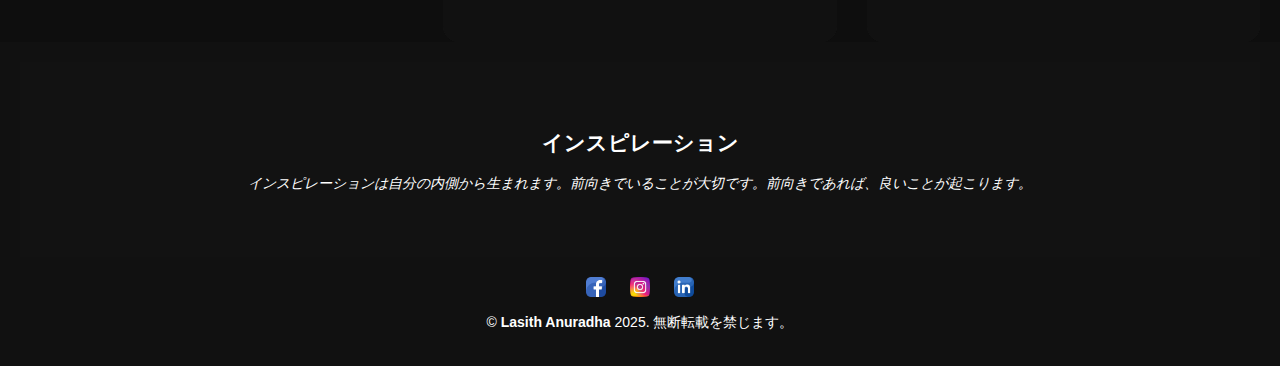
<file: portfolio-ja.html>
<!DOCTYPE html>
<html lang="ja">
<head>
  <meta charset="UTF-8" />
  <meta name="viewport" content="width=device-width, initial-scale=1.0"/>
  <title>ポートフォリオ | 個人ポートフォリオ</title>
  <link rel="stylesheet" href="css/style.css" />
</head>
<body>
  <header>
    <nav class="navbar">
      <div class="logo">ラスィス</div>
      <ul class="nav-links">
        <li><a href="index-ja.html">ホーム</a></li>
        <li><a href="about-ja.html">紹介</a></li>
        <li><a href="resume-ja.html">履歴書</a></li>
        <li><a href="services-ja.html">サービス</a></li>
        <li><a href="portfolio-ja.html" class="active">ポートフォリオ</a></li>
        <li><a href="contact-ja.html">お問い合わせ</a></li>
        <li><a href="portfolio.html">English</a></li>
        <li><a href="portfolio-ja.html">日本語</a></li>
      </ul>
    </nav>
  </header>

  <main>
    <div class="page-title">
        <div class="col-lg-8">
            <h1>ポートフォリオ</h1>
            <p class="mb-0">「希望とは、たとえ逆境の中にあっても、より良い未来があると信じて、手を伸ばし、努力し、戦う勇気を与えてくれる心の中の何かです。」</p><br><br>
            <h2>こちらが私の設計製図者としての作品の一部です</h2>  
        </div>
    </div>
    
    <section id="portfolio" class="portfolio section">
      <div class="container">
        <div class="isotope-layout" data-default-filter="*" data-layout="masonry" data-sort="original-order">
          <ul class="portfolio-filters isotope-filters" data-aos="fade-up" data-aos-delay="100">
            <li data-filter="*" class="filter-active">すべて</li>
            <li data-filter=".filter-app">ホテル</li>
            <li data-filter=".filter-product">アパートメント</li>
            <li data-filter=".filter-branding">オフィスビル</li>
            <li data-filter=".filter-books">病院</li>
          </ul>

          <div class="row gy-4 isotope-container" data-aos="fade-up" data-aos-delay="200">

            <div class="col-lg-4 col-md-6 portfolio-item isotope-item filter-app">
              <div class="portfolio-content h-100">
                <img src="images/portfolio/portfolio-1.jpg" class="img-fluid" alt="">
                <div class="portfolio-info">
                  <h4>ホテル</h4>
                  <p>ゴールフェイスホテル</p>
                  <a href="images/portfolio/portfolio-1.jpg" title="ホテル" data-gallery="portfolio-gallery-app" class="glightbox preview-link"><i class="bi bi-zoom-in"></i></a>
                  <a href="#" title="詳細を見る" class="details-link"><i class="bi bi-link-45deg"></i></a>
                </div>
              </div>
            </div>

            <div class="col-lg-4 col-md-6 portfolio-item isotope-item filter-app">
              <div class="portfolio-content h-100">
                <img src="images/portfolio/portfolio-2.jpg" class="img-fluid" alt="">
                <div class="portfolio-info">
                  <h4>ホテル</h4>
                  <p>シナモングランドホテル</p>
                  <a href="images/portfolio/portfolio-2.jpg" title="ホテル" data-gallery="portfolio-gallery-app" class="glightbox preview-link"><i class="bi bi-zoom-in"></i></a>
                  <a href="#" title="詳細を見る" class="details-link"><i class="bi bi-link-45deg"></i></a>
                </div>
              </div>
            </div>

            <div class="col-lg-4 col-md-6 portfolio-item isotope-item filter-app">
              <div class="portfolio-content h-100">
                <img src="images/portfolio/portfolio-3.jpg" class="img-fluid" alt="">
                <div class="portfolio-info">
                  <h4>ホテル</h4>
                  <p>グランドハイアットホテル</p>
                  <a href="images/portfolio/portfolio-3.jpg" title="ホテル" data-gallery="portfolio-gallery-app" class="glightbox preview-link"><i class="bi bi-zoom-in"></i></a>
                  <a href="#" title="詳細を見る" class="details-link"><i class="bi bi-link-45deg"></i></a>
                </div>
              </div>
            </div>

            <div class="col-lg-4 col-md-6 portfolio-item isotope-item filter-product">
              <div class="portfolio-content h-100">
                <img src="images/portfolio/portfolio-4.jpg" class="img-fluid" alt="">
                <div class="portfolio-info">
                  <h4>アパートメント</h4>
                  <p>アイコンレジデンス</p>
                  <a href="images/portfolio/portfolio-4.jpg" title="アパートメント" data-gallery="portfolio-gallery-product" class="glightbox preview-link"><i class="bi bi-zoom-in"></i></a>
                  <a href="#" title="詳細を見る" class="details-link"><i class="bi bi-link-45deg"></i></a>
                </div>
              </div>
            </div>

            <div class="col-lg-4 col-md-6 portfolio-item isotope-item filter-product">
              <div class="portfolio-content h-100">
                <img src="images/portfolio/portfolio-5.jpg" class="img-fluid" alt="">
                <div class="portfolio-info">
                  <h4>アパートメント</h4>
                  <p>ヒルトンレジデンス</p>
                  <a href="images/portfolio/portfolio-5.jpg" title="アパートメント" data-gallery="portfolio-gallery-product" class="glightbox preview-link"><i class="bi bi-zoom-in"></i></a>
                  <a href="#" title="詳細を見る" class="details-link"><i class="bi bi-link-45deg"></i></a>
                </div>
              </div>
            </div>

            <div class="col-lg-4 col-md-6 portfolio-item isotope-item filter-product">
              <div class="portfolio-content h-100">
                <img src="images/portfolio/portfolio-10.jpg" class="img-fluid" alt="">
                <div class="portfolio-info">
                  <h4>アパートメント</h4>
                  <p>キャピトルツインピークス高級アパート</p>
                  <a href="images/portfolio/portfolio-10.jpg" title="アパートメント" data-gallery="portfolio-gallery-product" class="glightbox preview-link"><i class="bi bi-zoom-in"></i></a>
                  <a href="#" title="詳細を見る" class="details-link"><i class="bi bi-link-45deg"></i></a>
                </div>
              </div>
            </div>

            <div class="col-lg-4 col-md-6 portfolio-item isotope-item filter-branding">
              <div class="portfolio-content h-100">
                <img src="images/portfolio/portfolio-6.jpg" class="img-fluid" alt="">
                <div class="portfolio-info">
                  <h4>オフィスビル</h4>
                  <p>ヘリテージシティ</p>
                  <a href="images/portfolio/portfolio-6.jpg" title="オフィスビル" data-gallery="portfolio-gallery-branding" class="glightbox preview-link"><i class="bi bi-zoom-in"></i></a>
                  <a href="#" title="詳細を見る" class="details-link"><i class="bi bi-link-45deg"></i></a>
                </div>
              </div>
            </div>

            <div class="col-lg-4 col-md-6 portfolio-item isotope-item filter-branding">
              <div class="portfolio-content h-100">
                <img src="images/portfolio/portfolio-7.jpg" class="img-fluid" alt="">
                <div class="portfolio-info">
                  <h4>オフィスビル</h4>
                  <p>ワン・ゴールフェイス</p>
                  <a href="images/portfolio/portfolio-7.jpg" title="オフィスビル" data-gallery="portfolio-gallery-branding" class="glightbox preview-link"><i class="bi bi-zoom-in"></i></a>
                  <a href="#" title="詳細を見る" class="details-link"><i class="bi bi-link-45deg"></i></a>
                </div>
              </div>
            </div>

            <div class="col-lg-4 col-md-6 portfolio-item isotope-item filter-branding">
              <div class="portfolio-content h-100">
                <img src="images/portfolio/portfolio-8.jpg" class="img-fluid" alt="">
                <div class="portfolio-info">
                  <h4>オフィスビル</h4>
                  <p>アレーナビル</p>
                  <a href="images/portfolio/portfolio-8.jpg" title="オフィスビル" data-gallery="portfolio-gallery-branding" class="glightbox preview-link"><i class="bi bi-zoom-in"></i></a>
                  <a href="#" title="詳細を見る" class="details-link"><i class="bi bi-link-45deg"></i></a>
                </div>
              </div>
            </div>

            <div class="col-lg-4 col-md-6 portfolio-item isotope-item filter-books">
              <div class="portfolio-content h-100">
                <img src="images/portfolio/portfolio-9.jpg" class="img-fluid" alt="">
                <div class="portfolio-info">
                  <h4>病院</h4>
                  <p>Durdans病院</p>
                  <a href="images/portfolio/portfolio-9.jpg" title="病院" data-gallery="portfolio-gallery-books" class="glightbox preview-link"><i class="bi bi-zoom-in"></i></a>
                  <a href="#" title="詳細を見る" class="details-link"><i class="bi bi-link-45deg"></i></a>
                </div>
              </div>
            </div>

            <div class="col-lg-4 col-md-6 portfolio-item isotope-item filter-books">
              <div class="portfolio-content h-100">
                <img src="images/portfolio/portfolio-11.jpg" class="img-fluid" alt="">
                <div class="portfolio-info">
                  <h4>病院</h4>
                  <p>アポロ病院</p>
                  <a href="images/portfolio/portfolio-11.jpg" title="病院" data-gallery="portfolio-gallery-books" class="glightbox preview-link"><i class="bi bi-zoom-in"></i></a>
                  <a href="#" title="詳細を見る" class="details-link"><i class="bi bi-link-45deg"></i></a>
                </div>
              </div>
            </div>

            <div class="col-lg-4 col-md-6 portfolio-item isotope-item filter-books">
              <div class="portfolio-content h-100">
                <img src="images/portfolio/portfolio-12.jpg" class="img-fluid" alt="">
                <div class="portfolio-info">
                  <h4>病院</h4>
                  <p>ナワラ病院</p>
                  <a href="images/portfolio/portfolio-12.jpg" title="病院" data-gallery="portfolio-gallery-books" class="glightbox preview-link"><i class="bi bi-zoom-in"></i></a>
                  <a href="#" title="詳細を見る" class="details-link"><i class="bi bi-link-45deg"></i></a>
                </div>
              </div>
            </div>

          </div>
        </div>
      </div>
    </section>
  </main>  

  <footer>
    <section class="inspiration">
      <h2>インスピレーション</h2>
      <p><em>インスピレーションは自分の内側から生まれます。前向きでいることが大切です。前向きであれば、良いことが起こります。</em></p>
    </section>

    <div class="social-icons">
      <a href="https://www.facebook.com/anuradha.mannaperuma"><img src="images/facebook.png" alt="fb" /></a>
      <a href="https://www.instagram.com/"><img src="images/instagram.png" alt="ig" /></a>
      <a href="https://www.linkedin.com/"><img src="images/linkedin.png" alt="li" /></a>
    </div>

    <p>© <strong>Lasith Anuradha</strong> 2025. 無断転載を禁じます。</p>
  </footer>

  <script src="js/script.js"></script>
</body>
</html>
</file>
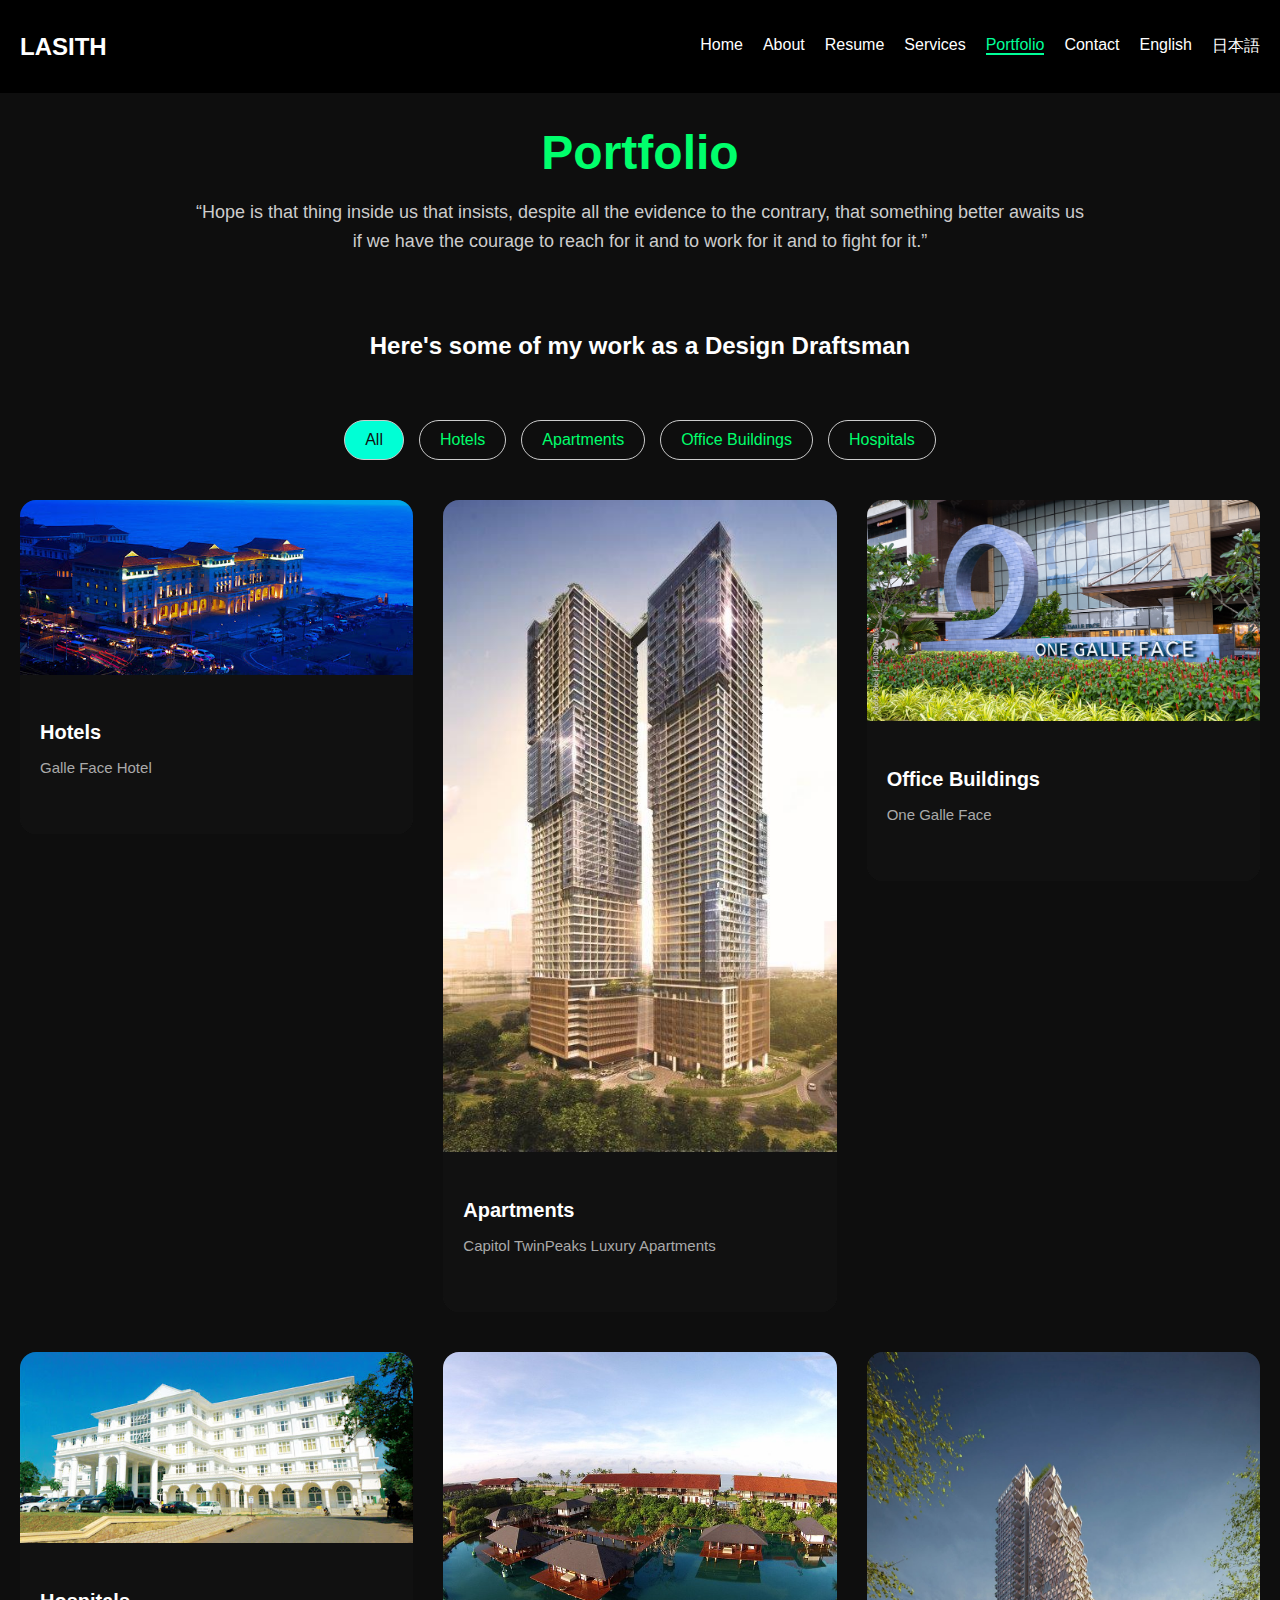
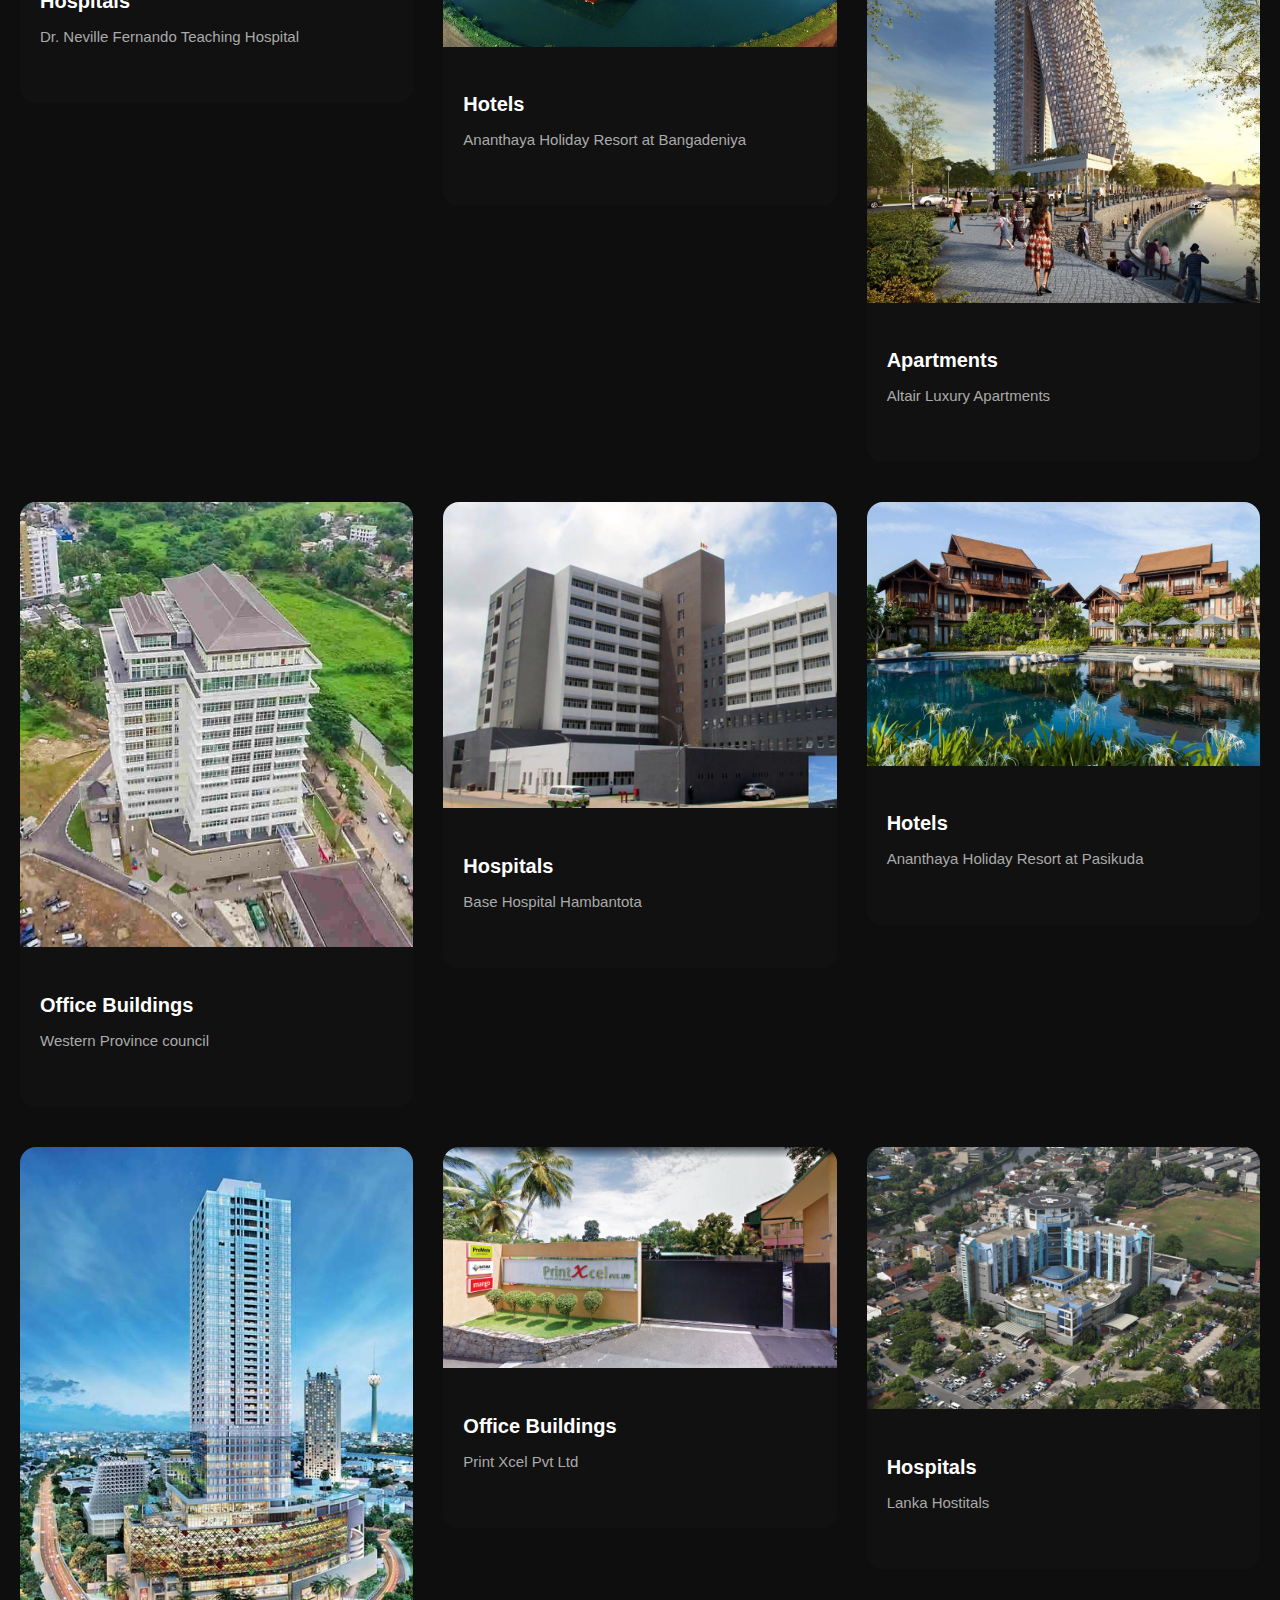
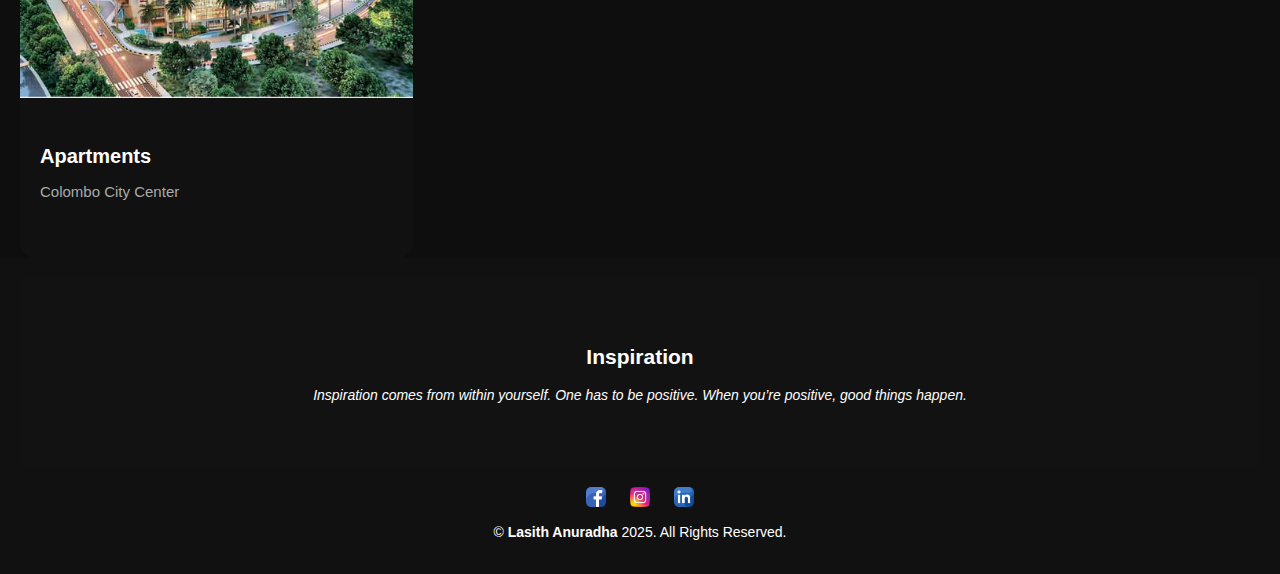
<file: portfolio.html>
<!DOCTYPE html>
<html lang="en">
<head>
  <meta charset="UTF-8" />
  <meta name="viewport" content="width=device-width, initial-scale=1.0"/>
  <title>Portfolio | Personal Portfolio</title>
  <link rel="stylesheet" href="css/style.css" />
</head>
<body>
  <header>
    <nav class="navbar">
      <div class="logo">LASITH</div>
      <ul class="nav-links">
        <li><a href="index.html">Home</a></li>
        <li><a href="about.html">About</a></li>
        <li><a href="resume.html">Resume</a></li>
        <li><a href="services.html">Services</a></li>
        <li><a href="portfolio.html" class="active">Portfolio</a></li>
        <li><a href="contact.html">Contact</a></li>
        <li><a href="portfolio.html">English</a></li>
        <li><a href="portfolio-ja.html">日本語</a></li>
      </ul>
    </nav>
  </header>

  <main>
    <div class="page-title">
        <div class="col-lg-8">
            <h1>Portfolio</h1>
            <p class="mb-0">“Hope is that thing inside us that insists, despite all the evidence to the contrary, 
                that something better awaits us if we have the courage to reach for it and to work for it and to fight for it.”</p></br></br>
            <h2>Here's some of my work as a Design Draftsman</h2>  
        </div>
    </div>
    
    <section id="portfolio" class="portfolio section">
      <div class="container">
        <div class="isotope-layout" data-default-filter="*" data-layout="masonry" data-sort="original-order">
          <ul class="portfolio-filters isotope-filters" data-aos="fade-up" data-aos-delay="100">
            <li data-filter="*" class="filter-active">All</li>
            <li data-filter=".filter-app">Hotels</li>
            <li data-filter=".filter-product">Apartments</li>
            <li data-filter=".filter-branding">Office Buildings</li>
            <li data-filter=".filter-books">Hospitals</li>
          </ul>

          <div class="row gy-4 isotope-container" data-aos="fade-up" data-aos-delay="200">
            <div class="col-lg-4 col-md-6 portfolio-item isotope-item filter-app">
              <div class="portfolio-content h-100">
                <img src="images/portfolio/portfolio-1.jpg" class="img-fluid" alt="">
                <div class="portfolio-info">
                  <h4>Hotels</h4>
                  <p>Galle Face Hotel</p>
                  <a href="images/portfolio/portfolio-1.jpg" title="Hotels" data-gallery="portfolio-gallery-app" class="glightbox preview-link"><i class="bi bi-zoom-in"></i></a>
                  <a href="#" title="More Details" class="details-link"><i class="bi bi-link-45deg"></i></a>
                </div>
              </div>
            </div>

            <div class="col-lg-4 col-md-6 portfolio-item isotope-item filter-product">
              <div class="portfolio-content h-100">
                <img src="images/portfolio/portfolio-10.jpg" class="img-fluid" alt="">
                <div class="portfolio-info">
                  <h4>Apartments</h4>
                  <p>Capitol TwinPeaks Luxury Apartments</p>
                  <a href="images/portfolio/portfolio-10.jpg" title="Apartments" data-gallery="portfolio-gallery-product" class="glightbox preview-link"><i class="bi bi-zoom-in"></i></a>
                  <a href="#" title="More Details" class="details-link"><i class="bi bi-link-45deg"></i></a>
                </div>
              </div>
            </div>

            <div class="col-lg-4 col-md-6 portfolio-item isotope-item filter-branding">
              <div class="portfolio-content h-100">
                <img src="images/portfolio/portfolio-7.jpg" class="img-fluid" alt="">
                <div class="portfolio-info">
                  <h4>Office Buildings</h4>
                  <p>One Galle Face</p>
                  <a href="images/portfolio/portfolio-7.jpg" title="Office Buildings" data-gallery="portfolio-gallery-branding" class="glightbox preview-link"><i class="bi bi-zoom-in"></i></a>
                  <a href="#" title="More Details" class="details-link"><i class="bi bi-link-45deg"></i></a>
                </div>
              </div>
            </div>

            <div class="col-lg-4 col-md-6 portfolio-item isotope-item filter-books">
              <div class="portfolio-content h-100">
                <img src="images/portfolio/portfolio-4.jpg" class="img-fluid" alt="">
                <div class="portfolio-info">
                  <h4>Hospitals</h4>
                  <p>Dr. Neville Fernando Teaching Hospital</p>
                  <a href="images/portfolio/portfolio-4.jpg" title="Hospitals" data-gallery="portfolio-gallery-book" class="glightbox preview-link"><i class="bi bi-zoom-in"></i></a>
                  <a href="#" title="More Details" class="details-link"><i class="bi bi-link-45deg"></i></a>
                </div>
              </div>
            </div>

            <div class="col-lg-4 col-md-6 portfolio-item isotope-item filter-app">
              <div class="portfolio-content h-100">
                <img src="images/portfolio/portfolio-2.jpg" class="img-fluid" alt="">
                <div class="portfolio-info">
                  <h4>Hotels</h4>
                  <p>Ananthaya Holiday Resort at Bangadeniya</p>
                  <a href="images/portfolio/portfolio-2.jpg" title="Hotels" data-gallery="portfolio-gallery-app" class="glightbox preview-link"><i class="bi bi-zoom-in"></i></a>
                  <a href="#" title="More Details" class="details-link"><i class="bi bi-link-45deg"></i></a>
                </div>
              </div>
            </div>

            <div class="col-lg-4 col-md-6 portfolio-item isotope-item filter-product">
              <div class="portfolio-content h-100">
                <img src="images/portfolio/portfolio-11.jpg" class="img-fluid" alt="">
                <div class="portfolio-info">
                  <h4>Apartments</h4>
                  <p>Altair Luxury Apartments</p>
                  <a href="images/portfolio/portfolio-11.jpg" title="Apartments" data-gallery="portfolio-gallery-product" class="glightbox preview-link"><i class="bi bi-zoom-in"></i></a>
                  <a href="#" title="More Details" class="details-link"><i class="bi bi-link-45deg"></i></a>
                </div>
              </div>
            </div>

            <div class="col-lg-4 col-md-6 portfolio-item isotope-item filter-branding">
              <div class="portfolio-content h-100">
                <img src="images/portfolio/portfolio-8.jpg" class="img-fluid" alt="">
                <div class="portfolio-info">
                  <h4>Office Buildings</h4>
                  <p>Western Province council</p>
                  <a href="images/portfolio/portfolio-8.jpg" title="Office Buildings" data-gallery="portfolio-gallery-branding" class="glightbox preview-link"><i class="bi bi-zoom-in"></i></a>
                  <a href="#" title="More Details" class="details-link"><i class="bi bi-link-45deg"></i></a>
                </div>
              </div>
            </div>

            <div class="col-lg-4 col-md-6 portfolio-item isotope-item filter-books">
              <div class="portfolio-content h-100">
                <img src="images/portfolio/portfolio-5.jpg" class="img-fluid" alt="">
                <div class="portfolio-info">
                  <h4>Hospitals</h4>
                  <p>Base Hospital Hambantota</p>
                  <a href="images/portfolio/portfolio-5.jpg" title="Hospitals" data-gallery="portfolio-gallery-book" class="glightbox preview-link"><i class="bi bi-zoom-in"></i></a>
                  <a href="#" title="More Details" class="details-link"><i class="bi bi-link-45deg"></i></a>
                </div>
              </div>
            </div>

            <div class="col-lg-4 col-md-6 portfolio-item isotope-item filter-app">
              <div class="portfolio-content h-100">
                <img src="images/portfolio/portfolio-3.jpg" class="img-fluid" alt="">
                <div class="portfolio-info">
                  <h4>Hotels</h4>
                  <p>Ananthaya Holiday Resort at Pasikuda</p>
                  <a href="images/portfolio/portfolio-3.jpg" title="Hotels" data-gallery="portfolio-gallery-app" class="glightbox preview-link"><i class="bi bi-zoom-in"></i></a>
                  <a href="#" title="More Details" class="details-link"><i class="bi bi-link-45deg"></i></a>
                </div>
              </div>
            </div>

            <div class="col-lg-4 col-md-6 portfolio-item isotope-item filter-product">
              <div class="portfolio-content h-100">
                <img src="images/portfolio/portfolio-12.jpg" class="img-fluid" alt="">
                <div class="portfolio-info">
                  <h4>Apartments</h4>
                  <p>Colombo City Center</p>
                  <a href="images/portfolio/portfolio-12.jpg" title="Apartments" data-gallery="portfolio-gallery-product" class="glightbox preview-link"><i class="bi bi-zoom-in"></i></a>
                  <a href="#" title="More Details" class="details-link"><i class="bi bi-link-45deg"></i></a>
                </div>
              </div>
            </div>

            <div class="col-lg-4 col-md-6 portfolio-item isotope-item filter-branding">
              <div class="portfolio-content h-100">
                <img src="images/portfolio/portfolio-9.jpg" class="img-fluid" alt="">
                <div class="portfolio-info">
                  <h4>Office Buildings</h4>
                  <p>Print Xcel Pvt Ltd</p>
                  <a href="images/portfolio/portfolio-9.jpg" title="Office Buildings" data-gallery="portfolio-gallery-branding" class="glightbox preview-link"><i class="bi bi-zoom-in"></i></a>
                  <a href="#" title="More Details" class="details-link"><i class="bi bi-link-45deg"></i></a>
                </div>
              </div>
            </div>

            <div class="col-lg-4 col-md-6 portfolio-item isotope-item filter-books">
              <div class="portfolio-content h-100">
                <img src="images/portfolio/portfolio-6.jpg" class="img-fluid" alt="">
                <div class="portfolio-info">
                  <h4>Hospitals</h4>
                  <p>Lanka Hostitals</p>
                  <a href="images/portfolio/portfolio-6.jpg" title="Hospitals" data-gallery="portfolio-gallery-book" class="glightbox preview-link"><i class="bi bi-zoom-in"></i></a>
                  <a href="#" title="More Details" class="details-link"><i class="bi bi-link-45deg"></i></a>
                </div>
              </div>
            </div>
          </div>
        </div>
      </div>
    </section>
  </main>  

  <footer>
    <section class="inspiration">
      <h2>Inspiration</h2>
      <p><em>Inspiration comes from within yourself. One has to be positive. When you’re positive, good things happen.</em></p>
    </section>

    <div class="social-icons">
      <a href="https://www.facebook.com/anuradha.mannaperuma"><img src="images/facebook.png" alt="fb" /></a>
      <a href="https://www.instagram.com/"><img src="images/instagram.png" alt="ig" /></a>
      <a href="https://www.linkedin.com/"><img src="images/linkedin.png" alt="li" /></a>
    </div>

    <p>© <strong>Lasith Anuradha</strong> 2025. All Rights Reserved.</p>
  </footer>

  <script src="js/script.js"></script>
</body>
</html>
</file>
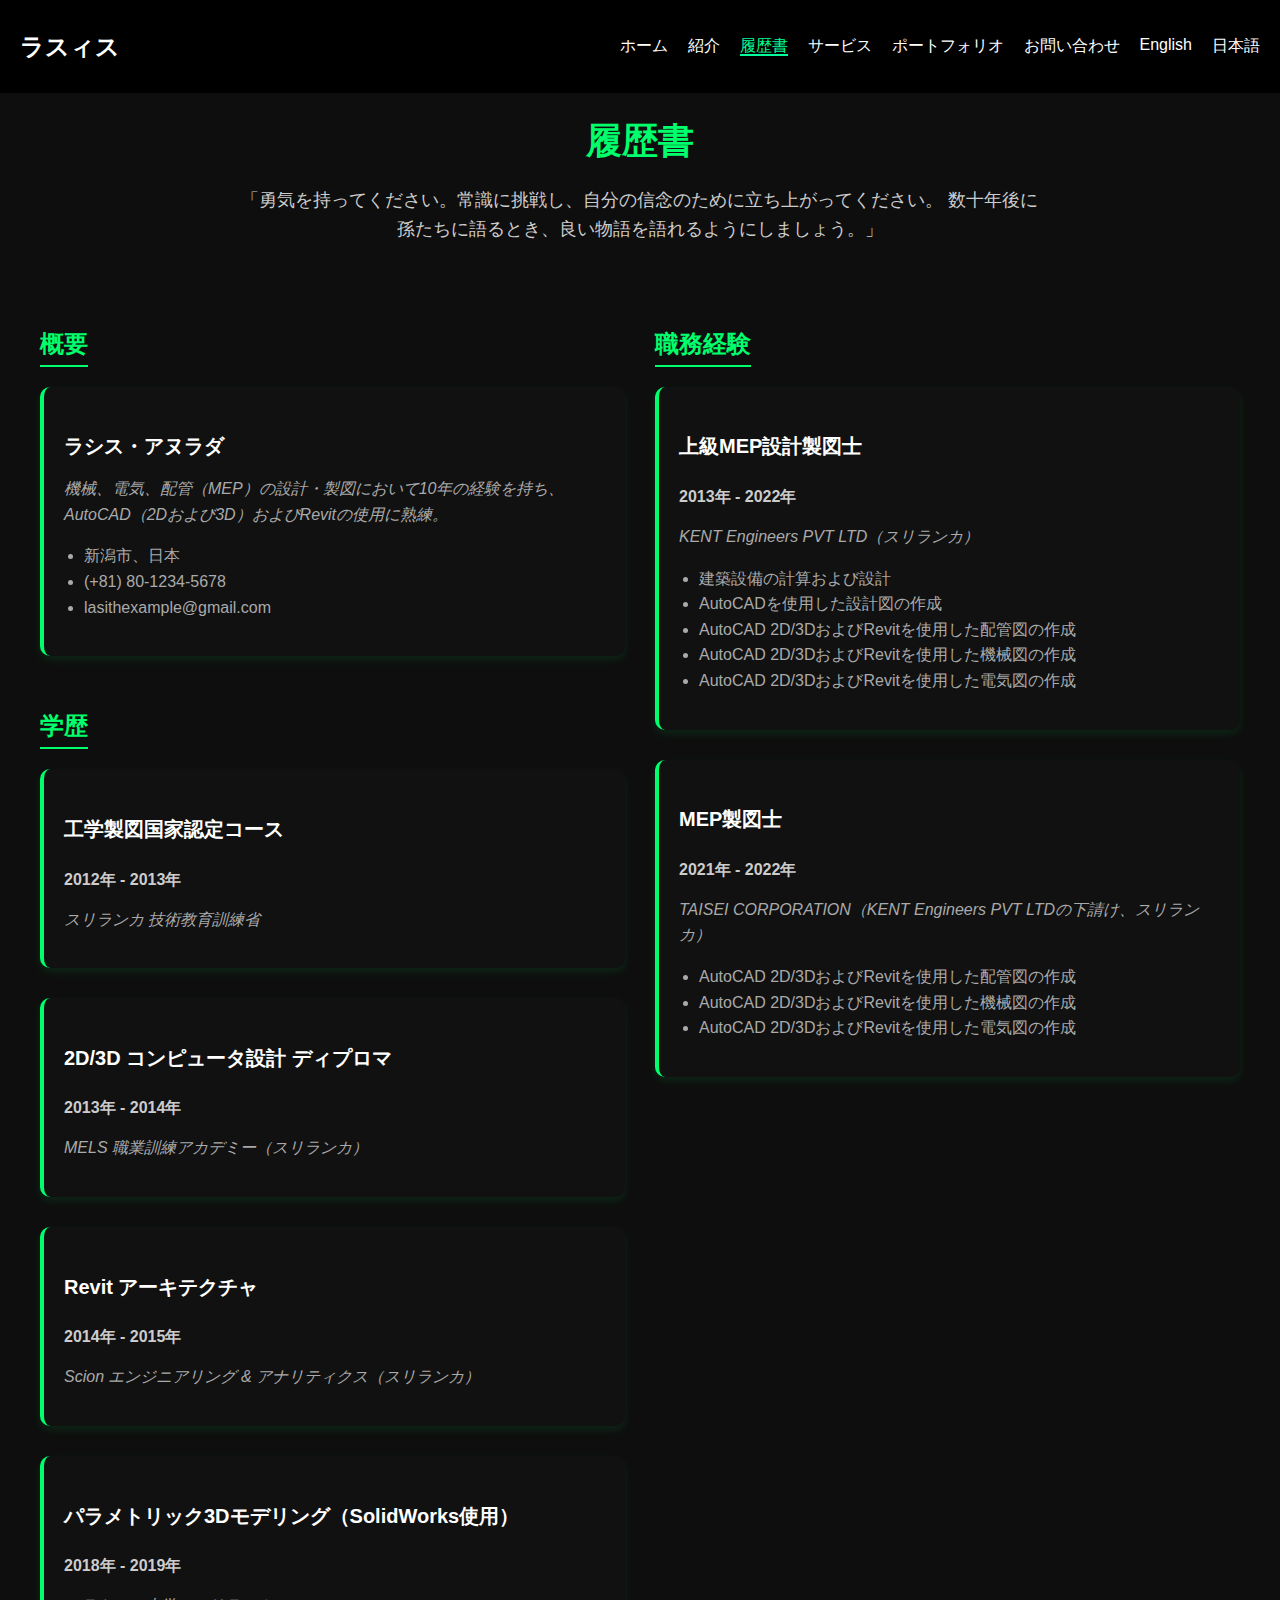
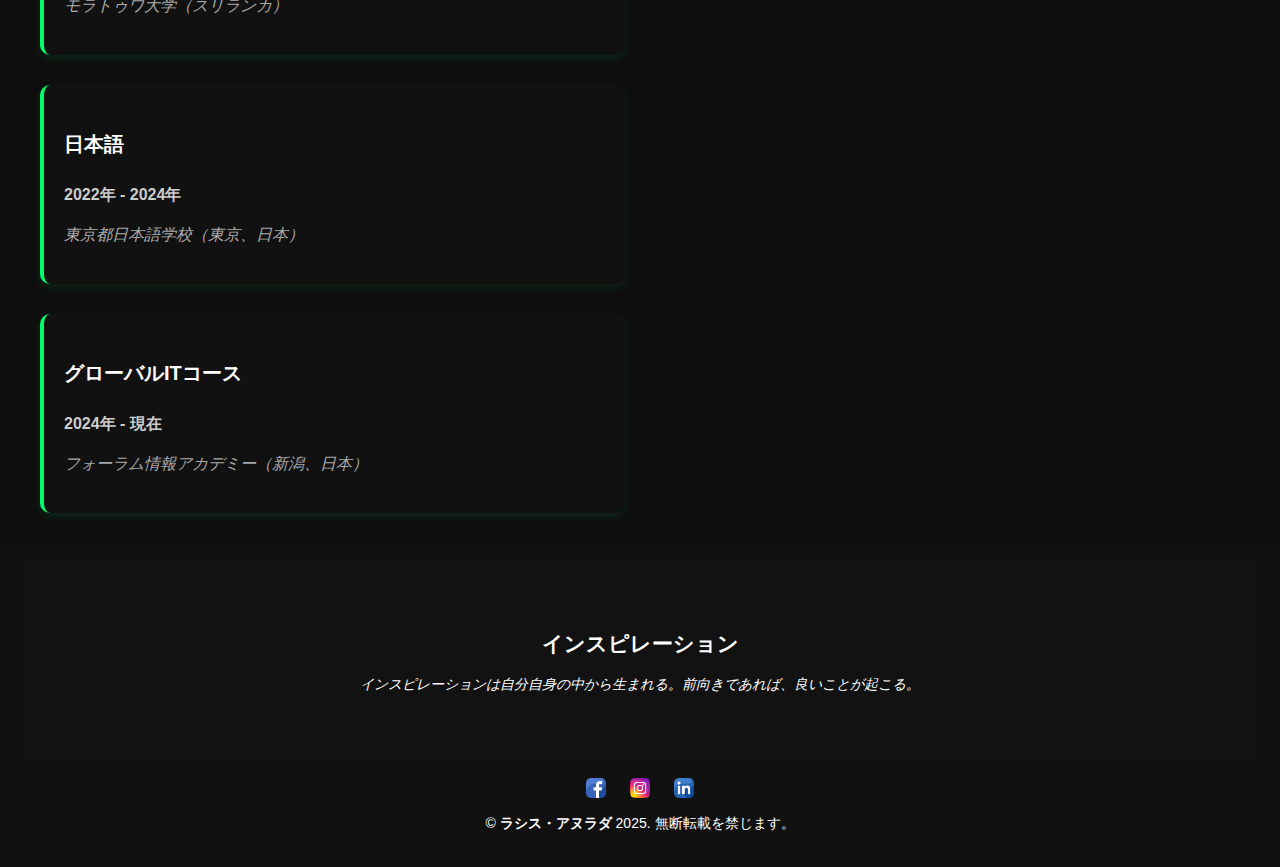
<file: resume-ja.html>
<!DOCTYPE html>
<html lang="ja">
<head>
  <meta charset="UTF-8" />
  <meta name="viewport" content="width=device-width, initial-scale=1.0"/>
  <title>履歴書 | ポートフォリオ</title>
  <link rel="stylesheet" href="css/style.css" />
</head>
<body>
  <header>
    <nav class="navbar">
      <div class="logo">ラスィス</div>
      <ul class="nav-links">
        <li><a href="index-ja.html">ホーム</a></li>
        <li><a href="about-ja.html">紹介</a></li>
        <li><a href="resume-ja.html" class="active">履歴書</a></li>
        <li><a href="services-ja.html">サービス</a></li>
        <li><a href="portfolio-ja.html">ポートフォリオ</a></li>
        <li><a href="contact-ja.html">お問い合わせ</a></li>
        <li><a href="resume.html">English</a></li>
        <li><a href="resume-ja.html">日本語</a></li>
      </ul>
    </nav>
  </header>

  <main>
    <div class="main-1">     
        <h1>履歴書</h1>
        <p class="mb-0">「勇気を持ってください。常識に挑戦し、自分の信念のために立ち上がってください。  
        数十年後に孫たちに語るとき、良い物語を語れるようにしましょう。」</p>    
    </div>

    <section id="resume" class="resume section">
      <div class="container">
        <div class="row">
          <div class="col-lg-6">
            <h3 class="resume-title">概要</h3>

            <div class="resume-item pb-0">
              <h4>ラシス・アヌラダ</h4>
              <p><em>機械、電気、配管（MEP）の設計・製図において10年の経験を持ち、AutoCAD（2Dおよび3D）およびRevitの使用に熟練。</em></p>
              <ul>
                <li>新潟市、日本</li>
                <li>(+81) 80-1234-5678</li>
                <li>lasithexample@gmail.com</li>
              </ul>
            </div>

            <h3 class="resume-title">学歴</h3>
            <div class="resume-item">
              <h4>工学製図国家認定コース</h4>
              <h5>2012年 - 2013年</h5>
              <p><em>スリランカ 技術教育訓練省</em></p>
            </div>

            <div class="resume-item">
              <h4>2D/3D コンピュータ設計 ディプロマ</h4>
              <h5>2013年 - 2014年</h5>
              <p><em>MELS 職業訓練アカデミー（スリランカ）</em></p>
            </div>

            <div class="resume-item">
              <h4>Revit アーキテクチャ</h4>
              <h5>2014年 - 2015年</h5>
              <p><em>Scion エンジニアリング &amp; アナリティクス（スリランカ）</em></p>
            </div>

            <div class="resume-item">
              <h4>パラメトリック3Dモデリング（SolidWorks使用）</h4>
              <h5>2018年 - 2019年</h5>
              <p><em>モラトゥワ大学（スリランカ）</em></p>
            </div>

            <div class="resume-item">
              <h4>日本語</h4>
              <h5>2022年 - 2024年</h5>
              <p><em>東京都日本語学校（東京、日本）</em></p>
            </div>

            <div class="resume-item">
              <h4>グローバルITコース</h4>
              <h5>2024年 - 現在</h5>
              <p><em>フォーラム情報アカデミー（新潟、日本）</em></p>
            </div>
          </div>

          <div class="col-lg-6">
            <h3 class="resume-title">職務経験</h3>
            <div class="resume-item">
              <h4>上級MEP設計製図士</h4>
              <h5>2013年 - 2022年</h5>
              <p><em>KENT Engineers PVT LTD（スリランカ）</em></p>
              <ul>
                <li>建築設備の計算および設計</li>
                <li>AutoCADを使用した設計図の作成</li>
                <li>AutoCAD 2D/3DおよびRevitを使用した配管図の作成</li>
                <li>AutoCAD 2D/3DおよびRevitを使用した機械図の作成</li>
                <li>AutoCAD 2D/3DおよびRevitを使用した電気図の作成</li>
              </ul>
            </div>

            <div class="resume-item">
              <h4>MEP製図士</h4>
              <h5>2021年 - 2022年</h5>
              <p><em>TAISEI CORPORATION（KENT Engineers PVT LTDの下請け、スリランカ）</em></p>
              <ul>
                <li>AutoCAD 2D/3DおよびRevitを使用した配管図の作成</li>
                <li>AutoCAD 2D/3DおよびRevitを使用した機械図の作成</li>
                <li>AutoCAD 2D/3DおよびRevitを使用した電気図の作成</li>
              </ul>
            </div>
          </div>
        </div>
      </div>
    </section>
  </main>  

  <footer>
    <section class="inspiration">
      <h2>インスピレーション</h2>
      <p><em>インスピレーションは自分自身の中から生まれる。前向きであれば、良いことが起こる。</em></p>
    </section>

    <div class="social-icons">
      <a href="https://www.facebook.com/anuradha.mannaperuma"><img src="images/facebook.png" alt="Facebook" /></a>
      <a href="https://www.instagram.com/"><img src="images/instagram.png" alt="Instagram" /></a>
      <a href="https://www.linkedin.com/"><img src="images/linkedin.png" alt="LinkedIn" /></a>
    </div>

    <p>© <strong>ラシス・アヌラダ</strong> 2025. 無断転載を禁じます。</p>
  </footer>

  <script src="js/script.js"></script>
</body>
</html>
</file>
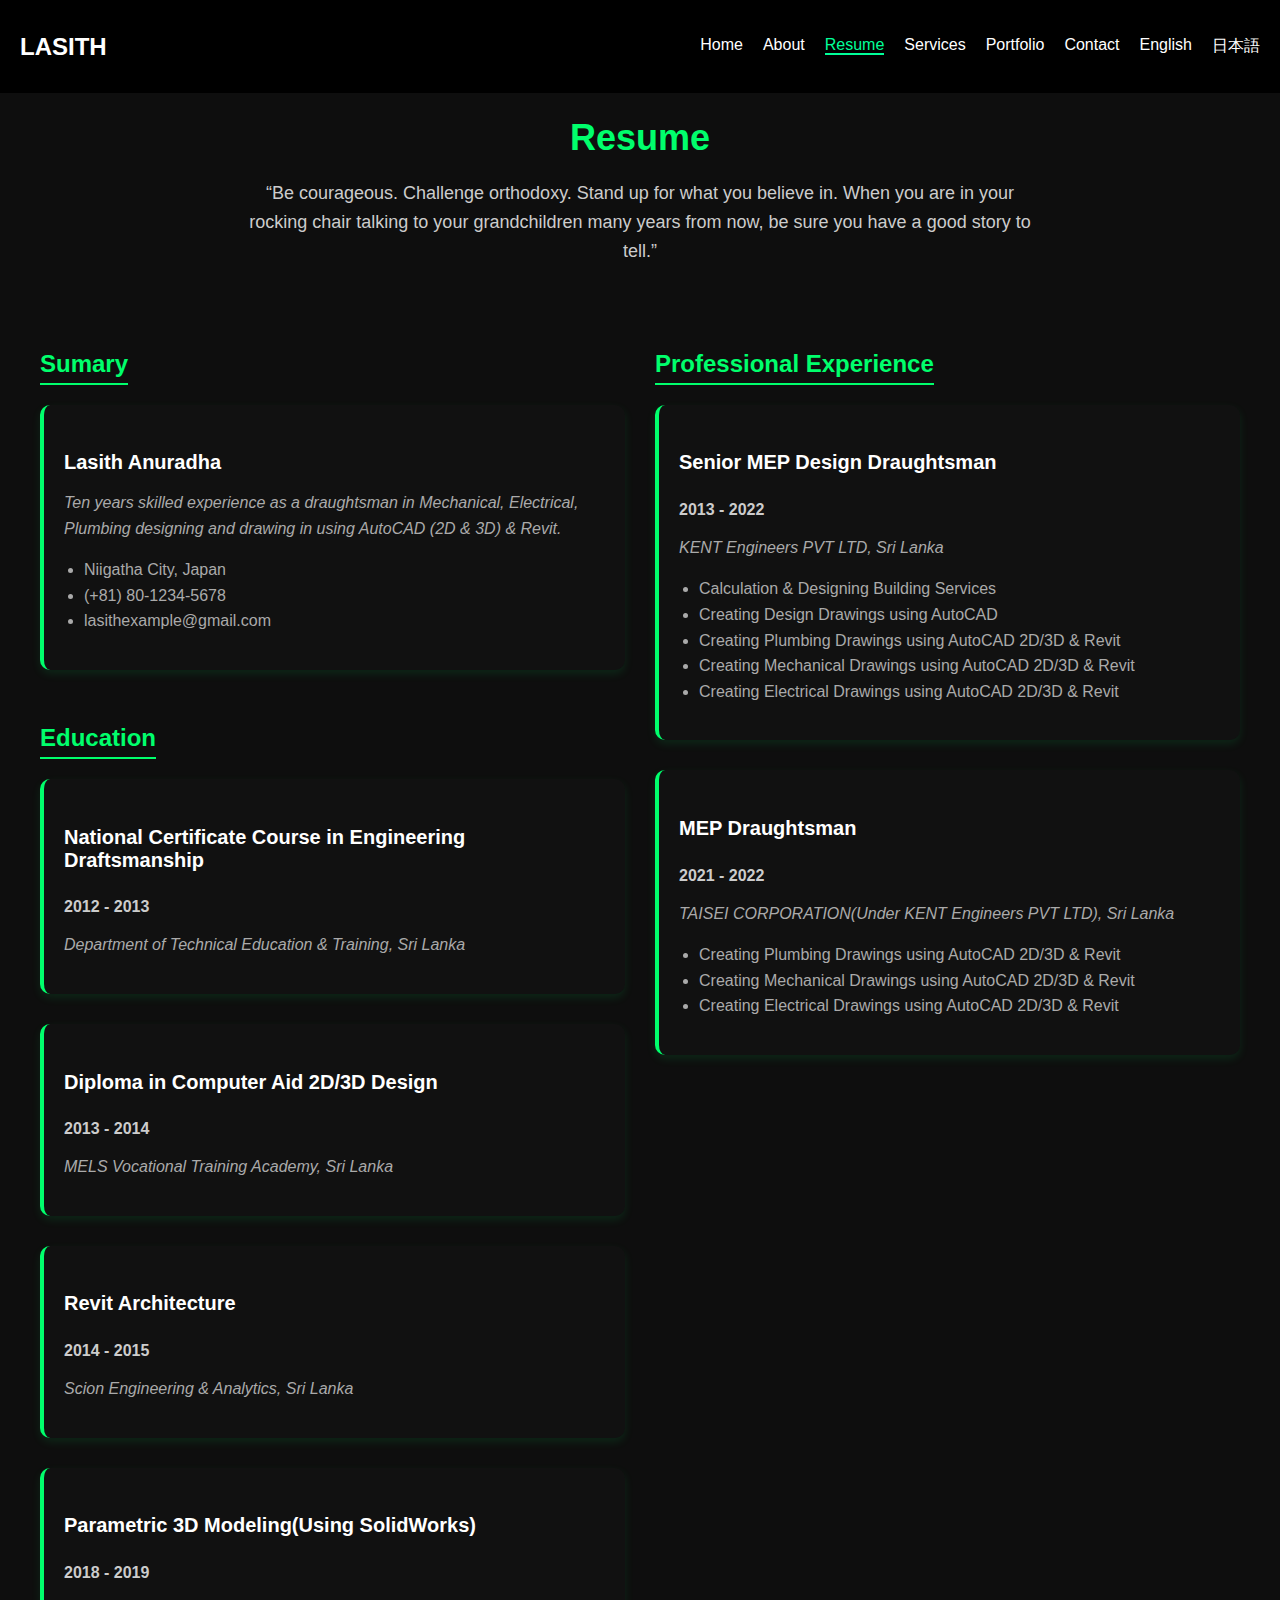
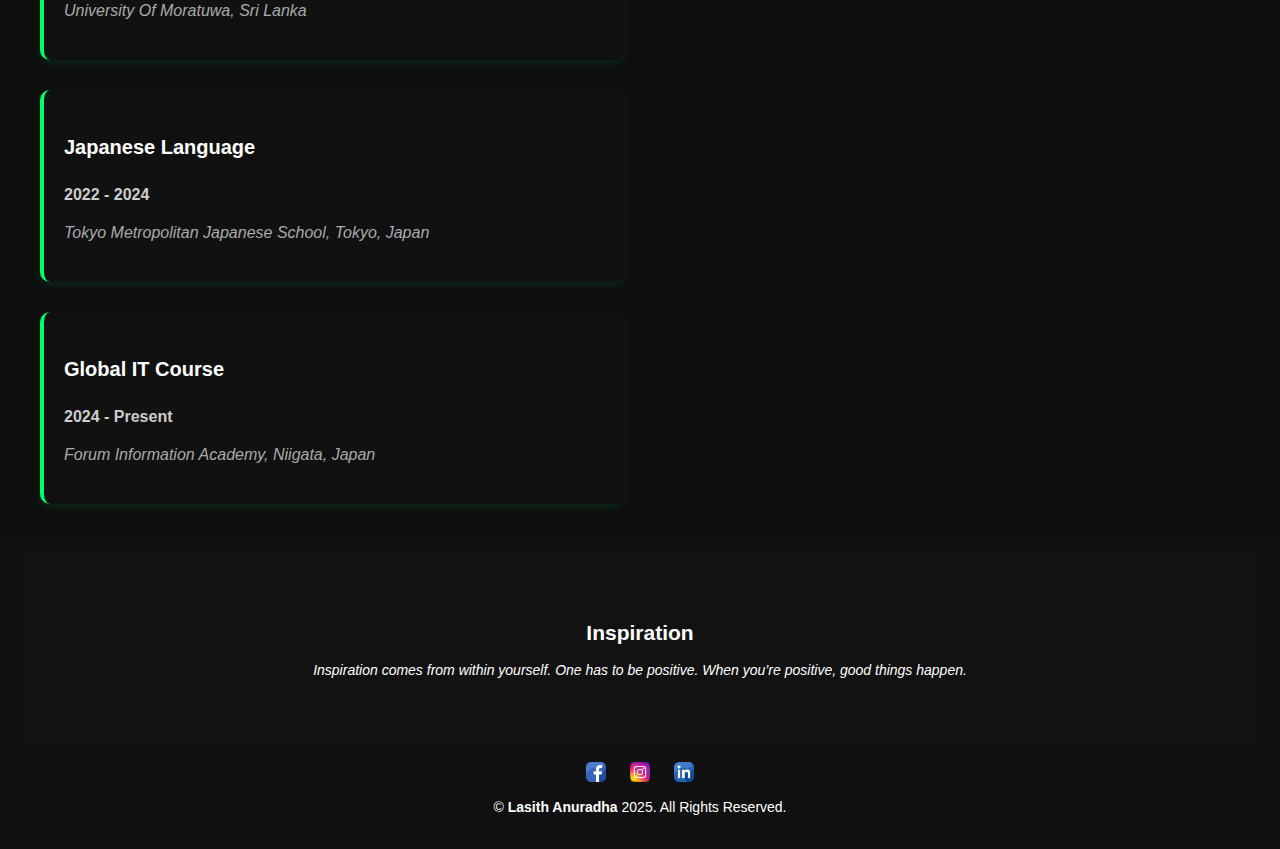
<file: resume.html>
<!DOCTYPE html>
<html lang="en">
<head>
  <meta charset="UTF-8" />
  <meta name="viewport" content="width=device-width, initial-scale=1.0"/>
  <title>Resume | Personal Portfolio</title>
  <link rel="stylesheet" href="css/style.css" />
</head>
<body>
  <header>
    <nav class="navbar">
      <div class="logo">LASITH</div>
      <ul class="nav-links">
        <li><a href="index.html">Home</a></li>
        <li><a href="about.html">About</a></li>
        <li><a href="resume.html" class="active">Resume</a></li>
        <li><a href="services.html">Services</a></li>
        <li><a href="portfolio.html">Portfolio</a></li>
        <li><a href="contact.html">Contact</a></li>
        <li><a href="resume.html">English</a></li>
        <li><a href="resume-ja.html">日本語</a></li>
      </ul>
    </nav>
  </header>

  <main>
    <div class="main-1">     
        <h1>Resume</h1>
        <p class="mb-0">“Be courageous. Challenge orthodoxy. Stand up for what you believe in. 
        When you are in your rocking chair talking to your grandchildren many years from now, 
        be sure you have a good story to tell.”</p>    
    </div>

    <section id="resume" class="resume section">
      <div class="container">
        <div class="row">
          <div class="col-lg-6">
            <h3 class="resume-title">Sumary</h3>

            <div class="resume-item pb-0">
              <h4>Lasith Anuradha</h4>
              <p><em>Ten years skilled experience as a draughtsman in Mechanical, Electrical, Plumbing designing
                     and drawing in using AutoCAD (2D & 3D) & Revit.</em></p>
              <ul>
                <li>Niigatha City, Japan</li>
                <li>(+81) 80-1234-5678</li>
                <li>lasithexample@gmail.com</li>
              </ul>
            </div>

            <h3 class="resume-title">Education</h3>
            <div class="resume-item">
              <h4>National Certificate Course in Engineering Draftsmanship</h4>
              <h5>2012 - 2013</h5>
              <p><em>Department of Technical Education & Training, Sri Lanka</em></p>
            </div>

            <div class="resume-item">
              <h4>Diploma in Computer Aid 2D/3D Design</h4>
              <h5>2013 - 2014</h5>
              <p><em>MELS Vocational Training Academy, Sri Lanka</em></p>
            </div>

            <div class="resume-item">
              <h4>Revit Architecture</h4>
              <h5>2014 - 2015</h5>
              <p><em>Scion Engineering &amp; Analytics, Sri Lanka</em></p>
            </div>

            <div class="resume-item">
              <h4>Parametric 3D Modeling(Using SolidWorks)</h4>
              <h5>2018 - 2019</h5>
              <p><em>University Of Moratuwa, Sri Lanka</em></p>
            </div>

            <div class="resume-item">
              <h4>Japanese Language</h4>
              <h5>2022 - 2024</h5>
              <p><em>Tokyo Metropolitan Japanese School, Tokyo, Japan</em></p>
            </div>

            <div class="resume-item">
              <h4>Global IT Course</h4>
              <h5>2024 - Present</h5>
              <p><em>Forum Information Academy, Niigata, Japan</em></p>
            </div>
          </div>

          <div class="col-lg-6">
            <h3 class="resume-title">Professional Experience</h3>
            <div class="resume-item">
              <h4>Senior MEP Design Draughtsman</h4>
              <h5>2013 - 2022</h5>
              <p><em>KENT Engineers PVT LTD, Sri Lanka</em></p>
              <ul>
                <li>Calculation &amp; Designing Building Services</li>
                <li>Creating Design Drawings using AutoCAD</li>
                <li>Creating Plumbing Drawings using AutoCAD 2D/3D &amp; Revit</li>
                <li>Creating Mechanical Drawings using AutoCAD 2D/3D &amp; Revit</li>
                <li>Creating Electrical Drawings using AutoCAD 2D/3D &amp; Revit</li>
              </ul>
            </div>

            <div class="resume-item">
              <h4>MEP Draughtsman</h4>
              <h5>2021 - 2022</h5>
              <p><em>TAISEI CORPORATION(Under KENT Engineers PVT LTD), Sri Lanka</em></p>
              <ul>
                <li>Creating Plumbing Drawings using AutoCAD 2D/3D &amp; Revit</li>
                <li>Creating Mechanical Drawings using AutoCAD 2D/3D &amp; Revit</li>
                <li>Creating Electrical Drawings using AutoCAD 2D/3D &amp; Revit</li>
              </ul>
            </div>
          </div>
        </div>
      </div>
    </section>
  </main>  

  <footer>
    <section class="inspiration">
      <h2>Inspiration</h2>
      <p><em>Inspiration comes from within yourself. One has to be positive. When you’re positive, good things happen.</em></p>
    </section>

    <div class="social-icons">
      <a href="https://www.facebook.com/anuradha.mannaperuma"><img src="images/facebook.png" alt="fb" /></a>
      <a href="https://www.instagram.com/"><img src="images/instagram.png" alt="ig" /></a>
      <a href="https://www.linkedin.com/"><img src="images/linkedin.png" alt="li" /></a>
    </div>

    <p>© <strong>Lasith Anuradha</strong> 2025. All Rights Reserved.</p>
  </footer>

  <script src="js/script.js"></script>
</body>
</html>
</file>
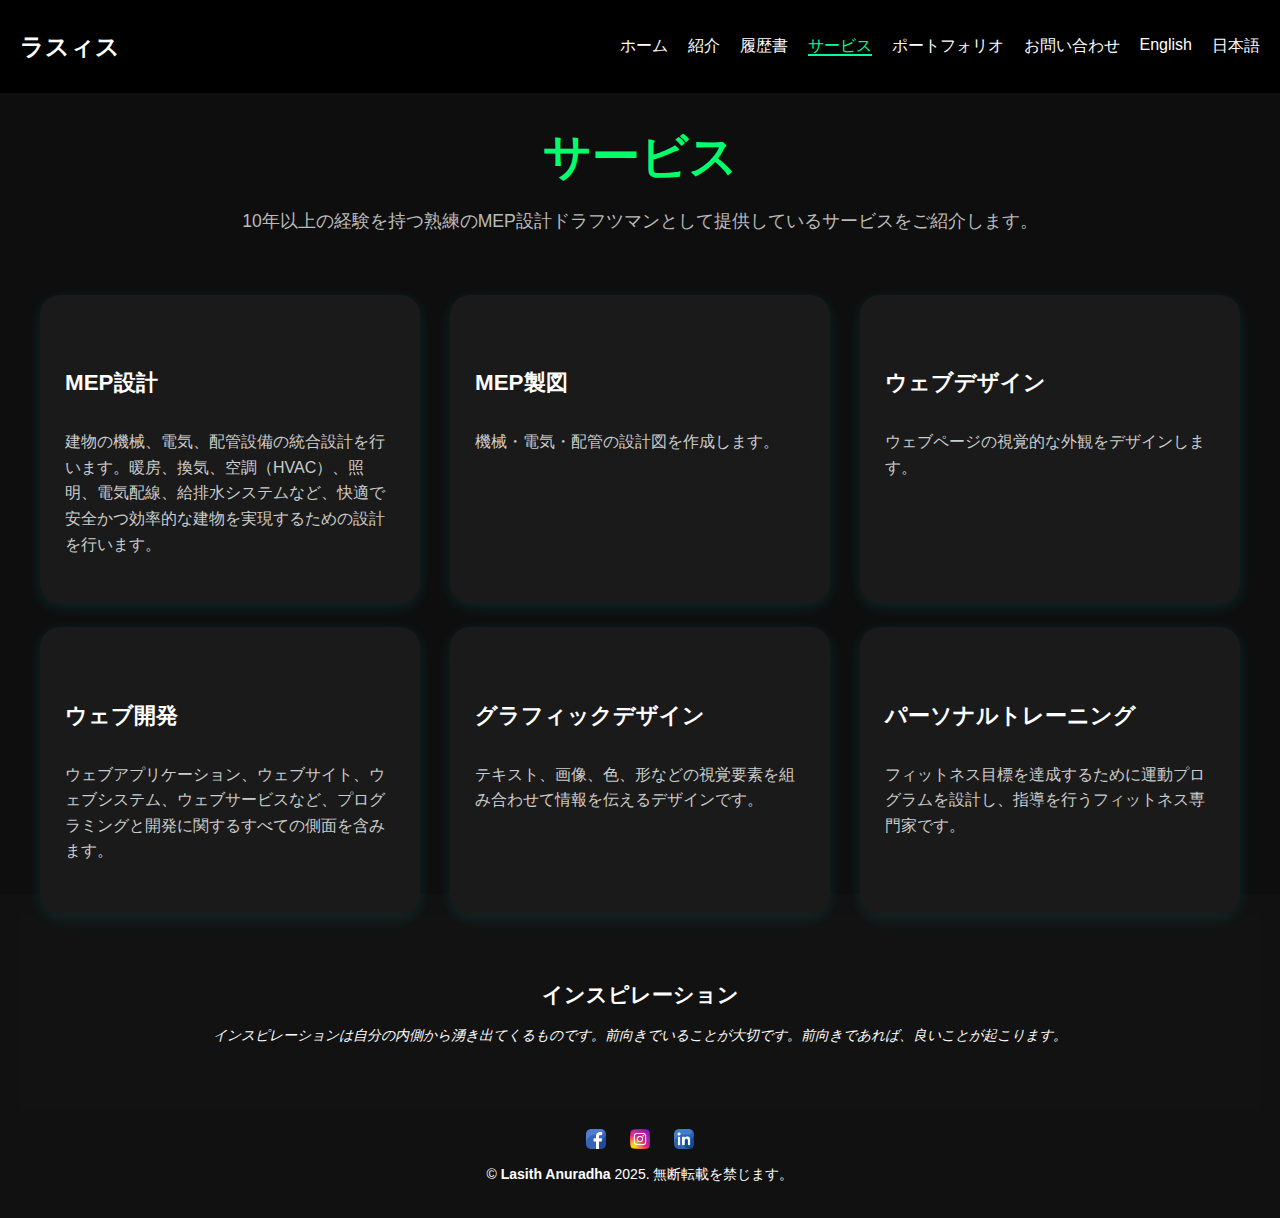
<file: services-ja.html>
<!DOCTYPE html>
<html lang="ja">
<head>
  <meta charset="UTF-8" />
  <meta name="viewport" content="width=device-width, initial-scale=1.0"/>
  <title>サービス | パーソナルポートフォリオ</title>
  <link rel="stylesheet" href="css/style.css" />
</head>
<body>
  <header>
    <nav class="navbar">
      <div class="logo">ラスィス</div>
      <ul class="nav-links">
        <li><a href="index-ja.html">ホーム</a></li>
        <li><a href="about-ja.html">紹介</a></li>
        <li><a href="resume-ja.html">履歴書</a></li>
        <li><a href="services-ja.html" class="active">サービス</a></li>
        <li><a href="portfolio-ja.html">ポートフォリオ</a></li>
        <li><a href="contact-ja.html">お問い合わせ</a></li>
        <li><a href="services.html">English</a></li>
        <li><a href="services-ja.html">日本語</a></li>
      </ul>
    </nav>
  </header>

  <main>
    <div class="services-heading">
        <h1>サービス</h1>
        <p class="mb-0">10年以上の経験を持つ熟練のMEP設計ドラフツマンとして提供しているサービスをご紹介します。</p>            
    </div>

    <section id="services">
      <div class="services-container">
        <div class="row gy-4">
          <div class="col-lg-4 col-md-6" data-aos="fade-up" data-aos-delay="100">
            <div class="service-item  position-relative">
              <div class="icon">
                <i class="bi bi-activity"></i>
              </div>
              <a href="portfolio-details.html" class="stretched-link">
                <h3>MEP設計</h3>
              </a>
              <p>建物の機械、電気、配管設備の統合設計を行います。暖房、換気、空調（HVAC）、照明、電気配線、給排水システムなど、快適で安全かつ効率的な建物を実現するための設計を行います。</p>
            </div>
          </div>

          <div class="col-lg-4 col-md-6" data-aos="fade-up" data-aos-delay="200">
            <div class="service-item position-relative">
              <div class="icon">
                <i class="bi bi-broadcast"></i>
              </div>
              <a href="portfolio-details.html" class="stretched-link">
                <h3>MEP製図</h3>
              </a>
              <p>機械・電気・配管の設計図を作成します。</p>
            </div>
          </div>

          <div class="col-lg-4 col-md-6" data-aos="fade-up" data-aos-delay="300">
            <div class="service-item position-relative">
              <div class="icon">
                <i class="bi bi-easel"></i>
              </div>
              <a href="index-ja.html" class="stretched-link">
                <h3>ウェブデザイン</h3>
              </a>
              <p>ウェブページの視覚的な外観をデザインします。</p>
            </div>
          </div>

          <div class="col-lg-4 col-md-6" data-aos="fade-up" data-aos-delay="400">
            <div class="service-item position-relative">
              <div class="icon">
                <i class="bi bi-bounding-box-circles"></i>
              </div>
              <a href="index-ja.html" class="stretched-link">
                <h3>ウェブ開発</h3>
              </a>
              <p>ウェブアプリケーション、ウェブサイト、ウェブシステム、ウェブサービスなど、プログラミングと開発に関するすべての側面を含みます。</p>
              <a href="index-ja.html" class="stretched-link"></a>
            </div>
          </div>

          <div class="col-lg-4 col-md-6" data-aos="fade-up" data-aos-delay="500">
            <div class="service-item position-relative">
              <div class="icon">
                <i class="bi bi-calendar4-week"></i>
              </div>
              <a href="index-ja.html" class="stretched-link">
                <h3>グラフィックデザイン</h3>
              </a>
              <p>テキスト、画像、色、形などの視覚要素を組み合わせて情報を伝えるデザインです。</p>
              <a href="index-ja.html" class="stretched-link"></a>
            </div>
          </div>

          <div class="col-lg-4 col-md-6" data-aos="fade-up" data-aos-delay="600">
            <div class="service-item position-relative">
              <div class="icon">
                <i class="bi bi-chat-square-text"></i>
              </div>
              <a href="#" class="stretched-link">
                <h3>パーソナルトレーニング</h3>
              </a>
              <p>フィットネス目標を達成するために運動プログラムを設計し、指導を行うフィットネス専門家です。</p>
              <a href="#" class="stretched-link"></a>
            </div>
          </div>
        </div>
      </div>
    </section>
  </main>  

  <footer>
    <section class="inspiration">
      <h2>インスピレーション</h2>
      <p><em>インスピレーションは自分の内側から湧き出てくるものです。前向きでいることが大切です。前向きであれば、良いことが起こります。</em></p>
    </section>

    <div class="social-icons">
      <a href="https://www.facebook.com/anuradha.mannaperuma"><img src="images/facebook.png" alt="fb" /></a>
      <a href="https://www.instagram.com/"><img src="images/instagram.png" alt="ig" /></a>
      <a href="https://www.linkedin.com/"><img src="images/linkedin.png" alt="li" /></a>
    </div>

    <p>© <strong>Lasith Anuradha</strong> 2025. 無断転載を禁じます。</p>
  </footer>

  <script src="js/script.js"></script>
</body>
</html>
</file>
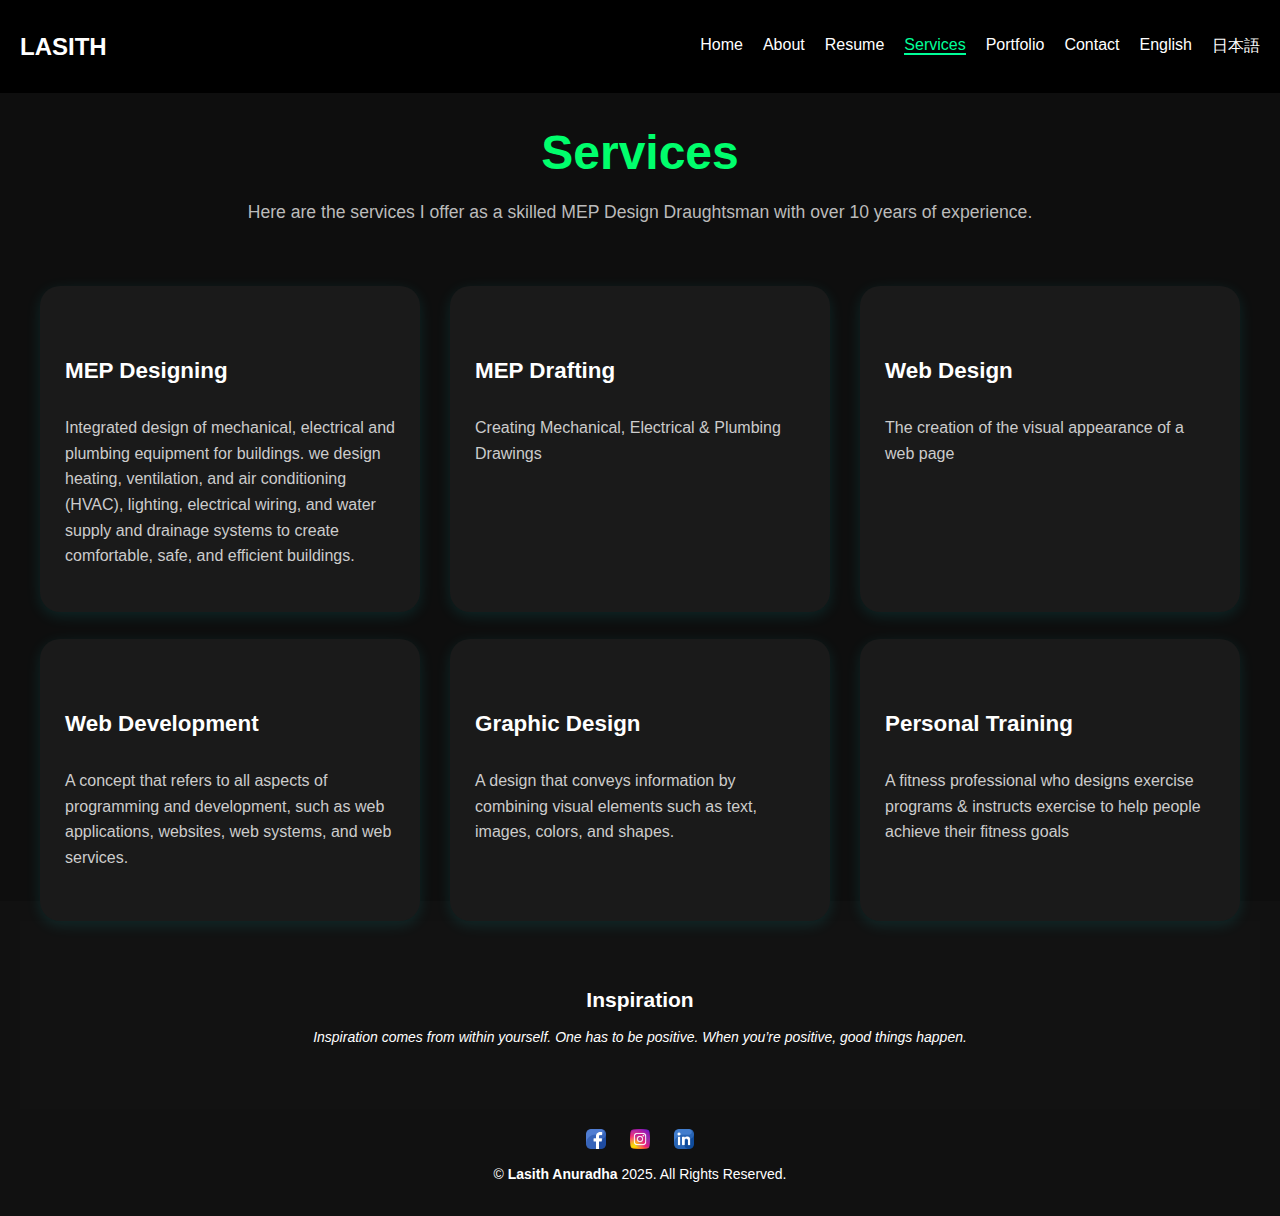
<file: services.html>
<!DOCTYPE html>
<html lang="en">
<head>
  <meta charset="UTF-8" />
  <meta name="viewport" content="width=device-width, initial-scale=1.0"/>
  <title>Services | Personal Portfolio</title>
  <link rel="stylesheet" href="css/style.css" />
</head>
<body>
  <header>
    <nav class="navbar">
      <div class="logo">LASITH</div>
      <ul class="nav-links">
        <li><a href="index.html">Home</a></li>
        <li><a href="about.html">About</a></li>
        <li><a href="resume.html">Resume</a></li>
        <li><a href="services.html" class="active">Services</a></li>
        <li><a href="portfolio.html">Portfolio</a></li>
        <li><a href="contact.html">Contact</a></li>
        <li><a href="services.html">English</a></li>
        <li><a href="services-ja.html">日本語</a></li>
      </ul>
    </nav>
  </header>

  <main>
    <div class="services-heading">
        <h1>Services</h1>
        <p class="mb-0">Here are the services I offer as a skilled MEP Design Draughtsman with over 10 years of experience.</p>            
    </div>

    <section id="services">
      <div class="services-container">
        <div class="row gy-4">
          <div class="col-lg-4 col-md-6" data-aos="fade-up" data-aos-delay="100">
            <div class="service-item  position-relative">
              <div class="icon">
                <i class="bi bi-activity"></i>
              </div>
              <a href="portfolio-details.html" class="stretched-link">
                <h3>MEP Designing</h3>
              </a>
              <p>Integrated design of mechanical, electrical and plumbing equipment for buildings. 
                we design heating, ventilation, and air conditioning (HVAC), lighting, electrical wiring, and 
                water supply and drainage systems to create comfortable, safe, and efficient buildings.</p>
            </div>
          </div>

          <div class="col-lg-4 col-md-6" data-aos="fade-up" data-aos-delay="200">
            <div class="service-item position-relative">
              <div class="icon">
                <i class="bi bi-broadcast"></i>
              </div>
              <a href="portfolio-details.html" class="stretched-link">
                <h3>MEP Drafting</h3>
              </a>
              <p>Creating Mechanical, Electrical &amp; Plumbing Drawings</p>
            </div>
          </div>

          <div class="col-lg-4 col-md-6" data-aos="fade-up" data-aos-delay="300">
            <div class="service-item position-relative">
              <div class="icon">
                <i class="bi bi-easel"></i>
              </div>
              <a href="index.html" class="stretched-link">
                <h3>Web Design</h3>
              </a>
              <p>The creation of the visual appearance of a web page</p>
            </div>
          </div>

          <div class="col-lg-4 col-md-6" data-aos="fade-up" data-aos-delay="400">
            <div class="service-item position-relative">
              <div class="icon">
                <i class="bi bi-bounding-box-circles"></i>
              </div>
              <a href="index.html" class="stretched-link">
                <h3>Web Development</h3>
              </a>
              <p>A concept that refers to all aspects of programming and development, 
                such as web applications, websites, web systems, and web services.</p>
              <a href="index.html" class="stretched-link"></a>
            </div>
          </div>

          <div class="col-lg-4 col-md-6" data-aos="fade-up" data-aos-delay="500">
            <div class="service-item position-relative">
              <div class="icon">
                <i class="bi bi-calendar4-week"></i>
              </div>
              <a href="index.html" class="stretched-link">
                <h3>Graphic Design</h3>
              </a>
              <p>A design that conveys information by combining visual elements such as text, images, colors, and shapes.</p>
              <a href="index.html" class="stretched-link"></a>
            </div>
          </div>

          <div class="col-lg-4 col-md-6" data-aos="fade-up" data-aos-delay="600">
            <div class="service-item position-relative">
              <div class="icon">
                <i class="bi bi-chat-square-text"></i>
              </div>
              <a href="#" class="stretched-link">
                <h3>Personal Training</h3>
              </a>
              <p>A fitness professional who designs exercise programs &amp; instructs exercise to help people achieve their fitness goals</p>
              <a href="#" class="stretched-link"></a>
            </div>
          </div>
        </div>
      </div>
    </section>
  </main>  

  <footer>
    <section class="inspiration">
      <h2>Inspiration</h2>
      <p><em>Inspiration comes from within yourself. One has to be positive. When you’re positive, good things happen.</em></p>
    </section>

    <div class="social-icons">
      <a href="https://www.facebook.com/anuradha.mannaperuma"><img src="images/facebook.png" alt="fb" /></a>
      <a href="https://www.instagram.com/"><img src="images/instagram.png" alt="ig" /></a>
      <a href="https://www.linkedin.com/"><img src="images/linkedin.png" alt="li" /></a>
    </div>

    <p>© <strong>Lasith Anuradha</strong> 2025. All Rights Reserved.</p>
  </footer>

  <script src="js/script.js"></script>
</body>
</html>
</file>
<file: css/style.css>
body {
  margin: 0;
  font-family: Arial, sans-serif;
  background: #0e0e0e;
  color: white;
}

header {
  background: black;
  padding: 20px;
}

.logo {
  font-size: 24px;
  font-weight: bold;
  color: white;
  float: left;
}

.navbar {
  display: flex;
  justify-content: space-between;
  align-items: center;
  position: relative;
  z-index: 10;
}

.nav-links {
  list-style: none;
  display: flex;
  gap: 20px;
}

.nav-links li a {
  color: white;
  text-decoration: none;
}

.nav-links li a.active,
.nav-links li a:hover {
  color: #00ff99;
  border-bottom: 2px solid #00ff99;
}


.hero {
  background-image: url('../images/profile.jpg');
  background-size: cover;
  background-position: center;
  background-repeat: no-repeat;
  height: 100vh; 
  position: relative;
  display: flex;
  align-items: center;
  justify-content: center;
  text-align: center;
  color: #fff; 
  z-index: 1;
}

.hero .overlay {
  background-color: rgba(0, 0, 0, 0.5);
  padding: 2rem;
  border-radius: 10px;
}

.hero h1 {
  font-size: 3rem;
  margin-bottom: 1rem;
}

.hero h3 {
  font-size: 1.5rem;
}

.social-icons {
  margin-top: 20px;
}

.social-icons a {
  margin: 0 10px;
}

.social-icons img {
  width: 20px;
  height: 20px;
  transition: transform 0.3s ease;
}

.social-icons a:hover img {
  transform: scale(1.1);
}

.inspiration {
  text-align: center;
  padding: 50px 20px;
  background: #121212;
}

footer {
  text-align: center;
  padding: 20px;
  background: #111;
  font-size: 14px;
}

.scroll-top-btn {
  position: fixed;
  bottom: 20px;
  right: 20px;
  background: #00ff99;
  color: black;
  border-radius: 50%;
  padding: 10px 15px;
  font-size: 20px;
  cursor: pointer;
  display: none;
  box-shadow: 0 0 10px #00ff99;
  z-index: 1000;
}



/* about section */
.about-section {
  padding: 60px 20px;
  max-width: 1000px;
  margin: auto;
  color: #fff;
}

.about-section h1 {
  font-size: 36px;
  color: #00ff6c;
  margin-bottom: 20px;
  text-align: center;
}

.about-section p {
  font-size: 18px;
  line-height: 1.6;
  margin-bottom: 40px;
  text-align: center;
}

.about-content {
  display: flex;
  flex-wrap: wrap;
  align-items: flex-start;
  gap: 30px;
  margin-top: 30px;
}

.about-image img {
  width: 250px;
  border-radius: 12px;
  box-shadow: 0 0 20px rgba(0, 0, 0, 0.3);
}

.about-text {
  flex: 1;
  min-width: 300px;
}

.about-info ul {
  display: flex;
  flex-wrap: wrap;
  gap: 20px;
  list-style: none;
  padding: 0;
}

.about-info li {
  width: 45%;
  background-color: #1e1e1e;
  padding: 10px;
  border-radius: 8px;
  font-size: 16px;
  color: #fff;
}



/* skills section */
.skills-section {
  padding: 50px 20px;
  background-color: #000;
  color: white;
}

.section-title {
  font-size: 16px;
  color: #00ff6c;
  border-bottom: 2px solid #00ff6c;
  padding-bottom: 4px;
  display: inline-block;
}

.skills-section h3 {
  font-size: 32px;
  margin-top: 10px;
  margin-bottom: 30px;
}

.skills-container {
  display: flex;
  flex-wrap: wrap;
  gap: 30px;
  justify-content: space-between;
}

.skills-column {
  flex: 1;
  min-width: 300px;
}

.skill {
  background-color: #111;
  border: 1px solid #333;
  padding: 15px 20px;
  margin-bottom: 20px;
  border-radius: 10px;
  box-shadow: 0 4px 10px rgba(0, 255, 108, 0.1);
  transition: transform 0.3s ease;
}

.skill:hover {
  transform: scale(1.02);
}

.skill span {
  font-weight: bold;
  color: #fff;
}

.skill .percent {
  float: right;
  color: #ccc;
}

.progress-bar {
  background-color: #333;
  height: 10px;
  border-radius: 5px;
  margin-top: 10px;
  overflow: hidden;
}

.progress {
  height: 100%;
  background-color: #00ff6c;
  border-radius: 5px;
  transition: width 1s ease-in-out;
}



/* Resume section */
.main-1 {
  text-align: center;
  margin-bottom: 60px;
}

.main-1 h1 {
  font-size: 36px;
  color: #00ff6c;
  margin-bottom: 20px;
}

.main-1 p {
  font-size: 18px;
  color: #ccc;
  line-height: 1.6;
  max-width: 800px;
  margin: 0 auto;
}

.resume .container {
  max-width: 1200px;
  margin: 0 auto;
}

.resume-title {
  font-size: 24px;
  font-weight: bold;
  color: #00ff6c;
  margin-bottom: 20px;
  border-bottom: 2px solid #00ff6c;
  display: inline-block;
  padding-bottom: 5px;
}

.resume-item {
  background-color: #111;
  border-left: 4px solid #00ff6c;
  padding: 20px;
  margin-bottom: 30px;
  border-radius: 10px;
  box-shadow: 0 4px 10px rgba(0, 255, 108, 0.1);
  transition: transform 0.3s ease;
}

.resume-item:hover {
  transform: scale(1.02);
}

.resume-item h4 {
  font-size: 20px;
  color: #fff;
  margin-bottom: 10px;
}

.resume-item h5 {
  font-size: 16px;
  color: #ccc;
  margin-bottom: 8px;
}

.resume-item p,
.resume-item li {
  font-size: 16px;
  color: #aaa;
  line-height: 1.6;
}

.resume-item ul {
  padding-left: 20px;
  margin-top: 10px;
}

@media (min-width: 992px) {
  .row {
    display: flex;
    gap: 40px;
  }

  .col-lg-6 {
    flex: 1;
  }
}



/* Services Section */
.services-heading {
  text-align: center;
  margin-bottom: 60px;
  max-width: 800px;
  margin-left: auto;
  margin-right: auto;
}

.services-heading h1 {
  font-size: 3rem;
  font-weight: 700;
  color:  #00ff6c;
  margin-bottom: 15px;
}

.services-heading p {
  font-size: 1.1rem;
  color: #bbbbbb;
  line-height: 1.6;
}

#services .services-container {
  max-width: 1200px;
  margin: 0 auto;
}

.row.gy-4 {
  row-gap: 40px !important;
}

.service-item {
  background: #1a1a1a;
  padding: 30px 25px;
  border-radius: 20px;
  transition: transform 0.3s ease, box-shadow 0.3s ease;
  box-shadow: 0 4px 15px rgba(0, 255, 255, 0.1);
  height: 85%;
  display: flex;
  flex-direction: column;
  justify-content: flex-start;
}

.service-item:hover {
  transform: translateY(-10px);
  box-shadow: 0 10px 30px rgba(0, 255, 255, 0.25);
}

.service-item .icon {
  font-size: 2.5rem;
  color: #00ff6c;
  margin-bottom: 20px;
}

.service-item h3 {
  font-size: 1.4rem;
  font-weight: 600;
  margin-bottom: 15px;
  color: #ffffff;
}

.service-item p {
  font-size: 1rem;
  color: #cccccc;
  line-height: 1.6;
  margin-bottom: 0;
  flex-grow: 1;
}

.service-item a.stretched-link {
  text-decoration: none;
  color: inherit;
}

@media (max-width: 992px) {
  .services-heading h1 {
    font-size: 2.5rem;
  }
  .service-item {
    padding: 25px 20px;
  }
}

@media (max-width: 768px) {
  .services-heading h1 {
    font-size: 2rem;
  }

  .services-heading p {
    font-size: 1rem;
  }

  .service-item h3 {
    font-size: 1.2rem;
  }

  .service-item p {
    font-size: 0.95rem;
  }
}



/* Portfolio Section */
.page-title {
  max-width: 900px;
  margin: 0 auto 60px auto;
  text-align: center;
}

.page-title h1 {
  font-size: 48px;
  margin-bottom: 10px;
  color:#00ff6c;
}

.page-title p {
  font-size: 18px;
  line-height: 1.6;
  color: #ccc;
  margin-bottom: 30px;
}

.page-title h2 {
  font-size: 24px;
  color: #fff;
  margin-top: 10px;
}

.portfolio.section {
  padding: 0 20px;
}

.portfolio-filters {
  display: flex;
  justify-content: center;
  flex-wrap: wrap;
  list-style: none;
  margin-bottom: 40px;
  gap: 15px;
  padding: 0;
}

.portfolio-filters li {
  cursor: pointer;
  padding: 10px 20px;
  border: 1px solid #ccc;
  border-radius: 30px;
  background: transparent;
  color: #00ff6c;
  font-weight: 500;
  transition: all 0.3s ease;
}

.portfolio-filters li.filter-active,
.portfolio-filters li:hover {
  background: #00ffd5;
  color: #111;
}

.portfolio-item {
  transition: transform 0.3s ease, box-shadow 0.3s ease;
}

.portfolio-item:hover {
  transform: translateY(-8px);
  box-shadow: 0 8px 20px rgba(0, 255, 213, 0.2);
}

.portfolio-content {
  background: #1b1b1b;
  border-radius: 16px;
  overflow: hidden;
  position: relative;
}

.portfolio-content img {
  width: 100%;
  height: auto;
  display: block;
  transition: transform 0.4s ease;
}

.portfolio-content:hover img {
  transform: scale(1.05);
}

.portfolio-info {
  padding: 20px;
  background: #111;
}

.portfolio-info h4 {
  color: white;
  font-size: 20px;
  margin-bottom: 5px;
}

.portfolio-info p {
  font-size: 15px;
  color: #aaa;
}

.portfolio-info a {
  color: #00ffd5;
  font-size: 20px;
  margin-right: 15px;
  transition: color 0.3s ease;
}

.portfolio-info a:hover {
  color: #fff;
}



/* Contact Section */
.contact-title {
  text-align: center;
  max-width: 900px;
  margin: 0 auto 60px auto;
}

.contact-title h1 {
  font-size: 48px;
  color: #00ff6c;
  margin-bottom: 20px;
}

.contact-title p {
  font-size: 18px;
  color: #ccc;
  line-height: 1.7;
}

.info-item {
  background: #1a1a1a;
  border-radius: 16px;
  padding: 25px 30px;
  display: flex;
  gap: 20px;
  align-items: flex-start;
  box-shadow: 0 0 10px rgba(0, 255, 213, 0.1);
  transition: transform 0.3s ease, box-shadow 0.3s ease;
}

.info-item:hover {
  transform: translateY(-5px);
  box-shadow: 0 10px 25px rgba(0, 255, 213, 0.15);
}

.info-item i.icon {
  font-size: 32px;
  color: #00ff6c;
  flex-shrink: 0;
}

.info-item h3 {
  font-size: 20px;
  color: #00ff6c;
  margin-bottom: 8px;
}

.info-item p {
  margin: 0;
  font-size: 15px;
  color: #ccc;
}


/* Social Links */
.social-links {
  display: flex;
  gap: 15px;
  margin-top: 5px;
}

.social-links a {
  font-size: 20px;
  color: #ccc;
  transition: color 0.3s ease;
}

.social-links a:hover {
  color: #00ffd5;
}


/* Contact Form */
form.email-form {
  background: #1a1a1a;
  padding: 40px;
  border-radius: 16px;
  margin-top: 50px;
  box-shadow: 0 0 15px rgba(0, 255, 213, 0.05);
  display: grid;
  grid-template-columns: repeat(auto-fit, minmax(280px, 1fr));
  gap: 24px;
}

form.email-form .col-md-12,
form.email-form .col-md-6 {
  grid-column: span 1;
}

form.email-form .col-md-12:nth-of-type(1),
form.email-form .col-md-12:nth-of-type(2),
form.email-form .text-center {
  grid-column: span 2;
}

form .form-control {
  background: #222;
  border: 1px solid #333;
  border-radius: 8px;
  padding: 12px 16px;
  color: #eee;
  font-size: 15px;
  width: 100%;
  box-sizing: border-box;
  transition: border 0.3s ease;
}

form .form-control:focus {
  border-color: #00ffd5;
  outline: none;
  background: #1f1f1f;
}

form textarea.form-control {
  resize: vertical;
}

#contact-form .loading,
#contact-form .sent-message {
  display: none;
  font-size: 1rem;
  padding: 12px 20px;
  margin-bottom: 15px;
  border-radius: 8px;
  background: #f0f0f0;
  color: #333;
  text-align: center;
  transition: all 0.3s ease-in-out;
}

#contact-form .loading {
  background-color: #e0e0e0;
  color: #555;
}

#contact-form .sent-message {
  background-color: #d4edda;
  color: #155724;
  border: 1px solid #c3e6cb;
}

#contact-form button[type="submit"] {
  margin-top: 10px;
  padding: 12px 30px;
  font-size: 1rem;
  background-color: #0d6efd;
  color: #fff;
  border: none;
  border-radius: 8px;
  cursor: pointer;
  transition: background 0.3s ease;
}

#contact-form button[type="submit"]:hover {
  background-color: #0b5ed7;
}

.row {
  display: grid;
  grid-template-columns: repeat(auto-fit, minmax(320px, 1fr));
  gap: 30px;
}
</file>
